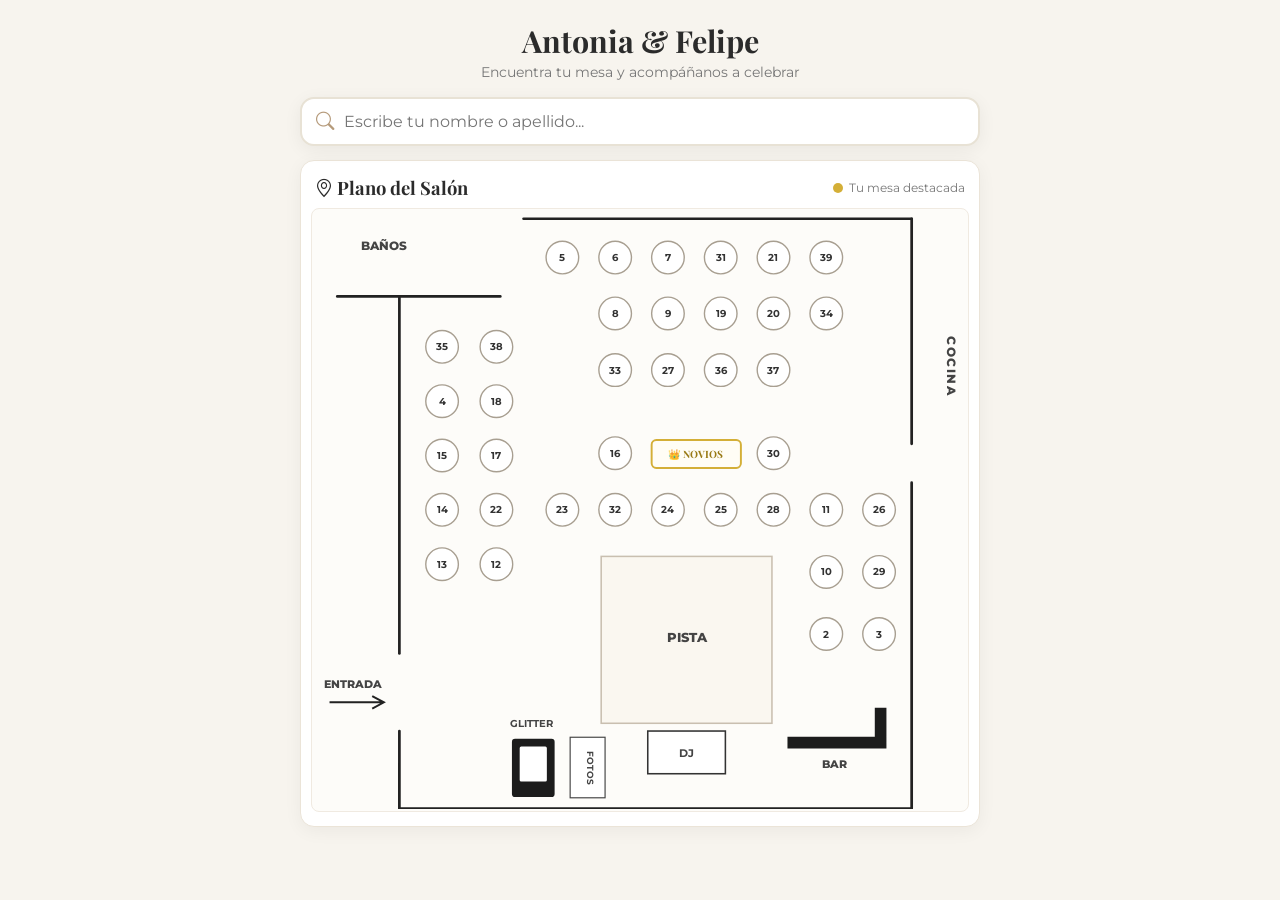
<file: buscarmesa.html>
<!DOCTYPE html>
<html lang="es">
<head>
    <meta charset="UTF-8">
    <meta name="viewport" content="width=device-width, initial-scale=1.0, maximum-scale=1.0, user-scalable=no">
    <title>Encuentra tu Mesa | Antonia & Felipe</title>
    
    <!-- Fuentes y librerías -->
    <link href="https://fonts.googleapis.com/css2?family=Playfair+Display:ital,wght@0,500;0,700;1,400&family=Montserrat:wght@300;400;500;600;700;800&display=swap" rel="stylesheet">
    <link rel="stylesheet" href="https://cdn.jsdelivr.net/npm/bootstrap-icons@1.11.1/font/bootstrap-icons.css">

    <style>
        :root {
            --oro: #b59a7a;
            --oro-brillante: #d4af37;
            --oscuro: #2b2b2b;
            --crema-bg: #f7f4ee;
            --blanco: #ffffff;
        }

        * { box-sizing: border-box; margin: 0; padding: 0; }

        body {
            font-family: 'Montserrat', sans-serif;
            background: var(--crema-bg);
            color: var(--oscuro);
            min-height: 100vh;
            padding: 16px 10px 40px 10px;
            display: flex;
            flex-direction: column;
            align-items: center;
        }

        .container {
            width: 100%;
            max-width: 680px;
            display: flex;
            flex-direction: column;
            gap: 14px;
        }

        /* Encabezado */
        header {
            text-align: center;
            padding: 4px 0 2px 0;
        }
        header h1 {
            font-family: 'Playfair Display', serif;
            font-size: 1.9rem;
            color: var(--oscuro);
            margin-bottom: 2px;
        }
        header p {
            font-size: 0.88rem;
            color: #777;
        }

        /* Buscador */
        .search-box {
            position: relative;
            background: var(--blanco);
            border-radius: 14px;
            box-shadow: 0 4px 18px rgba(0,0,0,0.06);
            border: 2px solid #e8e2d5;
            transition: all 0.25s;
        }
        .search-box:focus-within {
            border-color: var(--oro);
            box-shadow: 0 4px 20px rgba(181, 154, 122, 0.25);
        }
        .search-input-wrapper {
            display: flex;
            align-items: center;
            padding: 11px 14px;
            gap: 10px;
        }
        .search-icon {
            font-size: 1.15rem;
            color: var(--oro);
        }
        #input-buscador {
            width: 100%;
            border: none;
            outline: none;
            font-size: 1rem;
            font-family: 'Montserrat', sans-serif;
            background: transparent;
            color: var(--oscuro);
        }
        #btn-limpiar {
            background: none;
            border: none;
            color: #aaa;
            font-size: 1.1rem;
            cursor: pointer;
            display: none;
        }

        /* Lista sugerencias */
        .suggestions-list {
            list-style: none;
            max-height: 220px;
            overflow-y: auto;
            border-top: 1px solid #eee;
            margin: 0;
            padding: 0;
            display: none;
        }
        .suggestion-item {
            padding: 11px 16px;
            border-bottom: 1px solid #f2ede4;
            cursor: pointer;
            display: flex;
            justify-content: space-between;
            align-items: center;
            transition: background 0.15s;
        }
        .suggestion-item:last-child { border-bottom: none; }
        .suggestion-item:hover, .suggestion-item.active {
            background: #fdfaf3;
        }
        .suggestion-name {
            font-weight: 600;
            font-size: 0.92rem;
        }
        .suggestion-sub {
            font-size: 0.75rem;
            color: #888;
        }

        /* Tarjeta de resultado */
        .result-card {
            background: var(--blanco);
            border-radius: 14px;
            padding: 18px 14px;
            text-align: center;
            box-shadow: 0 4px 20px rgba(0,0,0,0.07);
            border-top: 4px solid var(--oro);
            display: none;
            animation: fadeIn 0.25s ease;
        }
        @keyframes fadeIn {
            from { opacity: 0; transform: translateY(-8px); }
            to { opacity: 1; transform: translateY(0); }
        }
        .result-greeting {
            font-size: 0.95rem;
            font-weight: 500;
            color: #777;
            margin-bottom: 4px;
        }
        .result-name {
            font-family: 'Playfair Display', serif;
            font-size: 1.6rem;
            color: var(--oscuro);
            margin-bottom: 10px;
        }
        .table-badge-large {
            display: inline-block;
            background: #fff9e6;
            border: 2px solid var(--oro-brillante);
            color: var(--oscuro);
            padding: 8px 24px;
            border-radius: 30px;
            margin-bottom: 12px;
        }
        .table-badge-large span {
            display: block;
            font-size: 0.72rem;
            text-transform: uppercase;
            letter-spacing: 1.2px;
            color: #997a15;
            font-weight: 700;
        }
        .table-badge-large strong {
            font-size: 1.85rem;
            font-family: 'Playfair Display', serif;
            line-height: 1.1;
        }
        .partner-info {
            font-size: 0.84rem;
            color: #666;
            margin-bottom: 14px;
        }

        /* Botón Cámara POV */
        .btn-pov {
            display: inline-flex;
            align-items: center;
            justify-content: center;
            gap: 8px;
            width: 100%;
            max-width: 380px;
            background: linear-gradient(135deg, #111, #333);
            color: white;
            padding: 12px 18px;
            border-radius: 10px;
            text-decoration: none;
            font-weight: 600;
            font-size: 0.9rem;
            box-shadow: 0 4px 14px rgba(0,0,0,0.18);
            transition: all 0.2s;
            margin-bottom: 4px;
        }
        .btn-pov:hover {
            transform: translateY(-2px);
            background: #000;
            color: white;
        }
        .pov-subtext {
            font-size: 0.75rem;
            color: #888;
        }

        /* Contenedor del Mapa optimizado para móviles */
        .map-section {
            background: var(--blanco);
            border-radius: 14px;
            padding: 14px 10px;
            box-shadow: 0 4px 18px rgba(0,0,0,0.05);
            border: 1px solid #ebe4d8;
        }
        .map-header {
            display: flex;
            justify-content: space-between;
            align-items: center;
            margin-bottom: 8px;
            padding: 0 4px;
        }
        .map-header h2 {
            font-family: 'Playfair Display', serif;
            font-size: 1.15rem;
        }
        .map-legend {
            font-size: 0.72rem;
            color: #777;
            display: flex;
            align-items: center;
            gap: 6px;
        }
        .legend-dot {
            width: 10px;
            height: 10px;
            border-radius: 50%;
            background: var(--oro-brillante);
            display: inline-block;
        }

        /* Ajuste para que se vea el plano completo sin scroll horizontal */
        .map-svg-container {
            width: 100%;
            overflow: hidden;
            border-radius: 8px;
            background: #fdfcf9;
            border: 1px solid #f0eae1;
            padding: 2px;
            display: flex;
            justify-content: center;
            align-items: center;
        }
        svg {
            display: block;
            width: 100%;
            height: auto;
            max-width: 100%;
            user-select: none;
        }

        /* Elementos del mapa SVG */
        .svg-wall { stroke: #222; stroke-width: 3.5; fill: none; stroke-linecap: round; }
        .svg-landmark { fill: #f3efe6; stroke: #b5a995; stroke-width: 1.5; }
        .svg-text-landmark { font-family: 'Montserrat', sans-serif; font-size: 13px; font-weight: 700; fill: #444; text-anchor: middle; }
        
        .table-node {
            cursor: pointer;
            transition: all 0.2s ease;
        }
        .table-node circle {
            fill: #ffffff;
            stroke: #a89f91;
            stroke-width: 1.8;
            transition: r 0.25s cubic-bezier(0.34, 1.56, 0.64, 1), fill 0.2s, stroke 0.2s, stroke-width 0.2s;
        }
        .table-node text {
            font-family: 'Montserrat', sans-serif;
            font-size: 13px;
            font-weight: 700;
            fill: #333;
            text-anchor: middle;
            dominant-baseline: central;
            pointer-events: none;
            transition: font-size 0.25s, fill 0.2s;
        }

        /* Mesa de los Novios */
        .table-novios rect {
            fill: #fffdf5;
            stroke: var(--oro-brillante);
            stroke-width: 2.5;
            transition: all 0.25s ease;
            cursor: pointer;
        }
        .table-novios text {
            font-family: 'Playfair Display', serif;
            font-size: 13px;
            font-weight: 700;
            fill: #997a15;
            text-anchor: middle;
            dominant-baseline: central;
            pointer-events: none;
        }

        /* MESA SELECCIONADA: DESTACADA Y AGRANDADA */
        .table-node.highlighted circle {
            fill: var(--oro-brillante) !important;
            stroke: #222 !important;
            stroke-width: 4 !important;
            filter: drop-shadow(0 4px 10px rgba(0,0,0,0.35));
        }
        .table-node.highlighted text {
            fill: #ffffff !important;
            font-weight: 800 !important;
        }
        .table-novios.highlighted rect {
            fill: var(--oro-brillante) !important;
            stroke: #222 !important;
            stroke-width: 4 !important;
            filter: drop-shadow(0 4px 10px rgba(0,0,0,0.35));
        }
        .table-novios.highlighted text {
            fill: #ffffff !important;
            font-weight: 800 !important;
        }

        /* Halo animado */
        @keyframes pulseRing {
            0% { r: 24px; opacity: 0.9; }
            100% { r: 44px; opacity: 0; }
        }
        .pulse-ring {
            fill: none;
            stroke: var(--oro-brillante);
            stroke-width: 3.5;
            animation: pulseRing 1.3s infinite cubic-bezier(0.2, 0.8, 0.4, 1);
            pointer-events: none;
        }

        /* Estado cargando */
        #loading-indicator {
            text-align: center;
            font-size: 0.82rem;
            color: #888;
            padding: 6px;
        }

        /* Notificación flotante al tocar mesa */
        .toast-mesa {
            position: fixed;
            bottom: 18px;
            left: 50%;
            transform: translateX(-50%);
            background: #222;
            color: white;
            padding: 9px 20px;
            border-radius: 30px;
            font-size: 0.85rem;
            box-shadow: 0 4px 18px rgba(0,0,0,0.3);
            display: none;
            z-index: 1000;
            white-space: nowrap;
        }
    </style>
</head>
<body>

    <div class="container">
        <!-- Encabezado -->
        <header>
            <h1>Antonia & Felipe</h1>
            <p>Encuentra tu mesa y acompáñanos a celebrar</p>
        </header>

        <!-- Buscador -->
        <div class="search-box">
            <div class="search-input-wrapper">
                <i class="bi bi-search search-icon"></i>
                <input type="text" id="input-buscador" placeholder="Escribe tu nombre o apellido..." autocomplete="off">
                <button type="button" id="btn-limpiar" onclick="limpiarBusqueda()"><i class="bi bi-x-circle-fill"></i></button>
            </div>
            <ul class="suggestions-list" id="lista-sugerencias"></ul>
        </div>
        <div id="loading-indicator"><i class="bi bi-arrow-repeat spin"></i> Cargando lista de invitados...</div>

        <!-- Tarjeta con resultado -->
        <div class="result-card" id="resultado-card">
            <div class="result-greeting">¡Qué alegría tenerte aquí!</div>
            <h2 class="result-name" id="res-nombre">Nombre Invitado</h2>
            
            <div class="table-badge-large">
                <span>Tu Mesa Asignada</span>
                <strong id="res-mesa">Mesa XX</strong>
            </div>

            <p class="partner-info" id="res-pareja-info"></p>

            <a href="#" target="_blank" class="btn-pov" id="res-btn-pov">
                <i class="bi bi-camera-fill fs-5"></i> Abrir Cámara Desechable de tu Mesa
            </a>
            <div class="pov-subtext">Saca fotos durante la noche y compártelas con nosotros ✨</div>
        </div>

        <!-- Plano interactivo completo del salón -->
        <div class="map-section" id="seccion-mapa">
            <div class="map-header">
                <h2><i class="bi bi-geo-alt me-1 text-warning"></i> Plano del Salón</h2>
                <div class="map-legend">
                    <span class="legend-dot"></span> Tu mesa destacada
                </div>
            </div>

            <div class="map-svg-container">
                <!-- viewBox ajustado para que el salón quepa completo en el ancho del teléfono -->
                <svg viewBox="50 30 840 770" xmlns="http://www.w3.org/2000/svg" id="svg-mapa">
                    
                    <!-- ================= LÍMITES Y PAREDES ================= -->
                    <path d="M 80,140 L 290,140" class="svg-wall" />
                    <path d="M 160,140 L 160,600" class="svg-wall" />
                    <path d="M 160,700 L 160,800 L 820,800" class="svg-wall" />
                    <path d="M 320,40 L 820,40" class="svg-wall" />
                    <path d="M 820,40 L 820,330" class="svg-wall" />
                    <path d="M 820,380 L 820,800" class="svg-wall" />

                    <!-- ================= PUNTOS DE REFERENCIA ================= -->
                    <!-- BAÑOS -->
                    <text x="140" y="80" class="svg-text-landmark" style="font-size:16px; font-weight:800;">BAÑOS</text>

                    <!-- ENTRADA -->
                    <g transform="translate(60, 645)">
                        <text x="40" y="0" class="svg-text-landmark" style="font-size:14px; font-weight:800;">ENTRADA</text>
                        <path d="M 10,18 L 80,18 M 65,10 L 80,18 L 65,26" stroke="#222" stroke-width="2.5" fill="none" />
                    </g>

                    <!-- COCINA -->
                    <g transform="translate(865, 230) rotate(90)">
                        <text x="0" y="0" class="svg-text-landmark" style="font-size:16px; font-weight:800; letter-spacing: 2px;">COCINA</text>
                    </g>

                    <!-- PISTA (Sin medidas de 10x10) -->
                    <rect x="420" y="475" width="220" height="215" class="svg-landmark" style="fill:#faf7f0; stroke:#c9bfb0; stroke-width:2;" />
                    <text x="530" y="585" class="svg-text-landmark" style="font-size:17px; font-weight:800;">PISTA</text>

                    <!-- DJ -->
                    <rect x="480" y="700" width="100" height="55" class="svg-landmark" style="fill:#ffffff; stroke:#333; stroke-width:2;" />
                    <text x="530" y="733" class="svg-text-landmark" style="font-size:14px;">DJ</text>

                    <!-- GLITTER -->
                    <text x="330" y="695" class="svg-text-landmark" style="font-size:13px;">GLITTER</text>
                    <rect x="305" y="710" width="55" height="75" fill="#1c1c1c" rx="4" />
                    <rect x="315" y="720" width="35" height="45" fill="#ffffff" rx="2" />

                    <!-- FOTOS -->
                    <rect x="380" y="708" width="45" height="78" class="svg-landmark" style="fill:#ffffff; stroke:#444;" />
                    <g transform="translate(402, 747) rotate(90)">
                        <text x="0" y="0" class="svg-text-landmark" style="font-size:11px;">FOTOS</text>
                    </g>

                    <!-- BAR -->
                    <g>
                        <path d="M 660,715 L 780,715 L 780,670" stroke="#1c1c1c" stroke-width="15" fill="none" stroke-linejoin="miter" />
                        <text x="720" y="748" class="svg-text-landmark" style="font-size:14px; font-weight:800;">BAR</text>
                    </g>

                    <!-- ANILLO DE PULSO DINÁMICO -->
                    <g id="pulse-container"></g>

                    <!-- ================= MESAS ================= -->
                    <g id="mesas-layer">
                        <!-- MESA DE LOS NOVIOS (Mesa 1) -->
                        <g class="table-novios" id="map-mesa-1" onclick="seleccionarMesaDesdeMapa(1)">
                            <rect x="485" y="325" width="115" height="36" rx="6" />
                            <text x="542" y="343">👑 NOVIOS</text>
                        </g>

                        <!-- COLUMNA IZQUIERDA (10 mesas) -->
                        <g class="table-node" id="map-mesa-35" onclick="seleccionarMesaDesdeMapa(35)"><circle cx="215" cy="205" r="21"/><text x="215" y="205">35</text></g>
                        <g class="table-node" id="map-mesa-38" onclick="seleccionarMesaDesdeMapa(38)"><circle cx="285" cy="205" r="21"/><text x="285" y="205">38</text></g>
                        
                        <g class="table-node" id="map-mesa-4" onclick="seleccionarMesaDesdeMapa(4)"><circle cx="215" cy="275" r="21"/><text x="215" y="275">4</text></g>
                        <g class="table-node" id="map-mesa-18" onclick="seleccionarMesaDesdeMapa(18)"><circle cx="285" cy="275" r="21"/><text x="285" y="275">18</text></g>
                        
                        <g class="table-node" id="map-mesa-15" onclick="seleccionarMesaDesdeMapa(15)"><circle cx="215" cy="345" r="21"/><text x="215" y="345">15</text></g>
                        <g class="table-node" id="map-mesa-17" onclick="seleccionarMesaDesdeMapa(17)"><circle cx="285" cy="345" r="21"/><text x="285" y="345">17</text></g>
                        
                        <g class="table-node" id="map-mesa-14" onclick="seleccionarMesaDesdeMapa(14)"><circle cx="215" cy="415" r="21"/><text x="215" y="415">14</text></g>
                        <g class="table-node" id="map-mesa-22" onclick="seleccionarMesaDesdeMapa(22)"><circle cx="285" cy="415" r="21"/><text x="285" y="415">22</text></g>
                        
                        <g class="table-node" id="map-mesa-13" onclick="seleccionarMesaDesdeMapa(13)"><circle cx="215" cy="485" r="21"/><text x="215" y="485">13</text></g>
                        <g class="table-node" id="map-mesa-12" onclick="seleccionarMesaDesdeMapa(12)"><circle cx="285" cy="485" r="21"/><text x="285" y="485">12</text></g>

                        <!-- BLOQUE CENTRAL / SUPERIOR -->
                        <!-- Fila Superior (6 mesas) -->
                        <g class="table-node" id="map-mesa-5" onclick="seleccionarMesaDesdeMapa(5)"><circle cx="370" cy="90" r="21"/><text x="370" y="90">5</text></g>
                        <g class="table-node" id="map-mesa-6" onclick="seleccionarMesaDesdeMapa(6)"><circle cx="438" cy="90" r="21"/><text x="438" y="90">6</text></g>
                        <g class="table-node" id="map-mesa-7" onclick="seleccionarMesaDesdeMapa(7)"><circle cx="506" cy="90" r="21"/><text x="506" y="90">7</text></g>
                        <g class="table-node" id="map-mesa-31" onclick="seleccionarMesaDesdeMapa(31)"><circle cx="574" cy="90" r="21"/><text x="574" y="90">31</text></g>
                        <g class="table-node" id="map-mesa-21" onclick="seleccionarMesaDesdeMapa(21)"><circle cx="642" cy="90" r="21"/><text x="642" y="90">21</text></g>
                        <g class="table-node" id="map-mesa-39" onclick="seleccionarMesaDesdeMapa(39)"><circle cx="710" cy="90" r="21"/><text x="710" y="90">39</text></g>

                        <!-- Fila 2 Central (5 mesas) -->
                        <g class="table-node" id="map-mesa-8" onclick="seleccionarMesaDesdeMapa(8)"><circle cx="438" cy="162" r="21"/><text x="438" y="162">8</text></g>
                        <g class="table-node" id="map-mesa-9" onclick="seleccionarMesaDesdeMapa(9)"><circle cx="506" cy="162" r="21"/><text x="506" y="162">9</text></g>
                        <g class="table-node" id="map-mesa-19" onclick="seleccionarMesaDesdeMapa(19)"><circle cx="574" cy="162" r="21"/><text x="574" y="162">19</text></g>
                        <g class="table-node" id="map-mesa-20" onclick="seleccionarMesaDesdeMapa(20)"><circle cx="642" cy="162" r="21"/><text x="642" y="162">20</text></g>
                        <g class="table-node" id="map-mesa-34" onclick="seleccionarMesaDesdeMapa(34)"><circle cx="710" cy="162" r="21"/><text x="710" y="162">34</text></g>

                        <!-- Fila 3 Central (4 mesas) -->
                        <g class="table-node" id="map-mesa-33" onclick="seleccionarMesaDesdeMapa(33)"><circle cx="438" cy="235" r="21"/><text x="438" y="235">33</text></g>
                        <g class="table-node" id="map-mesa-27" onclick="seleccionarMesaDesdeMapa(27)"><circle cx="506" cy="235" r="21"/><text x="506" y="235">27</text></g>
                        <g class="table-node" id="map-mesa-36" onclick="seleccionarMesaDesdeMapa(36)"><circle cx="574" cy="235" r="21"/><text x="574" y="235">36</text></g>
                        <g class="table-node" id="map-mesa-37" onclick="seleccionarMesaDesdeMapa(37)"><circle cx="642" cy="235" r="21"/><text x="642" y="235">37</text></g>

                        <!-- Fila 4 Flanqueando a Novios -->
                        <g class="table-node" id="map-mesa-16" onclick="seleccionarMesaDesdeMapa(16)"><circle cx="438" cy="342" r="21"/><text x="438" y="342">16</text></g>
                        <g class="table-node" id="map-mesa-30" onclick="seleccionarMesaDesdeMapa(30)"><circle cx="642" cy="342" r="21"/><text x="642" y="342">30</text></g>

                        <!-- Fila 5 Sobre la pista (7 mesas) -->
                        <g class="table-node" id="map-mesa-23" onclick="seleccionarMesaDesdeMapa(23)"><circle cx="370" cy="415" r="21"/><text x="370" y="415">23</text></g>
                        <g class="table-node" id="map-mesa-32" onclick="seleccionarMesaDesdeMapa(32)"><circle cx="438" cy="415" r="21"/><text x="438" y="415">32</text></g>
                        <g class="table-node" id="map-mesa-24" onclick="seleccionarMesaDesdeMapa(24)"><circle cx="506" cy="415" r="21"/><text x="506" y="415">24</text></g>
                        <g class="table-node" id="map-mesa-25" onclick="seleccionarMesaDesdeMapa(25)"><circle cx="574" cy="415" r="21"/><text x="574" y="415">25</text></g>
                        <g class="table-node" id="map-mesa-28" onclick="seleccionarMesaDesdeMapa(28)"><circle cx="642" cy="415" r="21"/><text x="642" y="415">28</text></g>
                        <g class="table-node" id="map-mesa-11" onclick="seleccionarMesaDesdeMapa(11)"><circle cx="710" cy="415" r="21"/><text x="710" y="415">11</text></g>
                        <g class="table-node" id="map-mesa-26" onclick="seleccionarMesaDesdeMapa(26)"><circle cx="778" cy="415" r="21"/><text x="778" y="415">26</text></g>

                        <!-- COLUMNA DERECHA INFERIOR (4 mesas) -->
                        <g class="table-node" id="map-mesa-10" onclick="seleccionarMesaDesdeMapa(10)"><circle cx="710" cy="495" r="21"/><text x="710" y="495">10</text></g>
                        <g class="table-node" id="map-mesa-29" onclick="seleccionarMesaDesdeMapa(29)"><circle cx="778" cy="495" r="21"/><text x="778" y="495">29</text></g>
                        <g class="table-node" id="map-mesa-2" onclick="seleccionarMesaDesdeMapa(2)"><circle cx="710" cy="575" r="21"/><text x="710" y="575">2</text></g>
                        <g class="table-node" id="map-mesa-3" onclick="seleccionarMesaDesdeMapa(3)"><circle cx="778" cy="575" r="21"/><text x="778" y="575">3</text></g>
                    </g>
                </svg>
            </div>
        </div>
    </div>

    <div class="toast-mesa" id="toast-notif"></div>

    <script>
        const API_URL = "https://rsvp-api.felipegiacoman.workers.dev?action=confirmados";

        const LINKS_POV = {
            1:  "https://pov.camera/qr/F1212D18-4710-497C-9433-604D50B1BD79",
            2:  "https://pov.camera/qr/6867AE71-55F5-4A66-9FA8-AF340330651A",
            3:  "https://pov.camera/qr/09360B31-B17C-4ADD-BDD2-4B037B858B60",
            4:  "https://pov.camera/qr/E3D4A040-56B7-445D-8551-2F9EEF5F7A30",
            5:  "https://pov.camera/qr/0AA1118F-68B2-4D91-9BEC-2BFFB0775C47",
            6:  "https://pov.camera/qr/6FC889B0-191F-42FE-9A34-DFF33F2FCAB1",
            7:  "https://pov.camera/qr/BA29A90F-224D-4A7C-AFBC-7BACF8FF6553",
            8:  "https://pov.camera/qr/027ADFFD-C2EE-45F1-8DEA-774CD42ADF89",
            9:  "https://pov.camera/qr/13F46F28-C3D5-4DDB-A6AB-A92A910E25CD",
            10: "https://pov.camera/qr/42B09144-2146-4E9F-AA39-C755060B4DB9",
            11: "https://pov.camera/qr/07394FB3-8E2D-406E-B593-BF22638A5AA3",
            12: "https://pov.camera/qr/B6B0A18F-37DB-4962-A139-C8E0A6633E30",
            13: "https://pov.camera/qr/9BDE1991-92B0-4E0D-BCEA-DFED303DAB66",
            14: "https://pov.camera/qr/C8BA03A7-5165-4E10-8390-86718EB9AE18",
            15: "https://pov.camera/qr/DA81761E-D1A4-4A83-A473-FC0BDCF39EC6",
            16: "https://pov.camera/qr/1274EA20-65BE-4532-9D21-B6BEF37284D5",
            17: "https://pov.camera/qr/20A890BD-466F-4F8F-9148-CE0381FC9D44",
            18: "https://pov.camera/qr/E1F56311-08C2-4051-9F0C-C042117CF9C9",
            19: "https://pov.camera/qr/27E46C2A-AFBB-4C9B-AA17-079AD324D5C0",
            20: "https://pov.camera/qr/BF5A0968-4BC5-4B2B-BFC0-2124CA330F1A",
            21: "https://pov.camera/qr/B2B6E027-1011-4A23-8163-070B43E387F9",
            22: "https://pov.camera/qr/82931B02-D694-4788-8CA1-9F1F9B423A07",
            23: "https://pov.camera/qr/07174105-E862-4AE3-B506-2473CCCAFA14",
            24: "https://pov.camera/qr/454D0576-CEC6-45C4-8715-498A071F6557",
            25: "https://pov.camera/qr/54856B17-5C24-4D96-A129-18813D5233C9",
            26: "https://pov.camera/qr/6FAC0EE1-F08B-4B58-8A44-101504155A83",
            27: "https://pov.camera/qr/84F25ACF-98E2-4B32-AB3D-71D86C8951D7",
            28: "https://pov.camera/qr/FE80E343-A307-409F-91AA-37BE5E3782A9",
            29: "https://pov.camera/qr/A03E4F26-795D-4AC2-9BEE-09724CCC2653",
            30: "https://pov.camera/qr/5357BC49-F897-4D36-97D2-272560448046",
            31: "https://pov.camera/qr/0BA435EA-352F-4E41-A085-47C5EA0C7E9A",
            32: "https://pov.camera/qr/902BCD22-F489-41FC-BCE0-A08D6642B2BC",
            33: "https://pov.camera/qr/679CC1D3-7A15-4277-BCA4-01CFA59E92F6",
            34: "https://pov.camera/qr/D20E2A9F-05F5-43E8-A692-0D333D838C71",
            35: "https://pov.camera/qr/7D209B45-8B75-4F8B-8279-C9D895E963FB",
            36: "https://pov.camera/qr/5404798F-2D0B-4CA6-A70F-1AB2855DCC96",
            37: "https://pov.camera/qr/BBD84CA8-5257-4991-8F31-1B9F060C925D",
            38: "https://pov.camera/qr/A859CA5D-F17C-4B32-861C-E0C932C7A5E3",
            39: "https://pov.camera/qr/9293DF56-3289-4B42-A653-0ADAF3665924"
        };

        let listaInvitados = [];
        let mesaActivaElemento = null;

        function quitarTildes(str) {
            if (!str) return "";
            return str.normalize("NFD").replace(/[\u0300-\u036f]/g, "").toLowerCase().trim();
        }

        async function cargarInvitados() {
            try {
                const cached = localStorage.getItem('cache_buscarmesa');
                if (cached) {
                    procesarDatos(JSON.parse(cached));
                }

                const res = await fetch(API_URL);
                const data = await res.json();
                if (Array.isArray(data)) {
                    localStorage.setItem('cache_buscarmesa', JSON.stringify(data));
                    procesarDatos(data);
                }
            } catch (e) {
                console.warn("Usando datos locales o reintentando...", e);
            } finally {
                const el = document.getElementById('loading-indicator');
                if (el) el.style.display = 'none';
            }
        }

        function procesarDatos(data) {
            listaInvitados = [];

            // Añadir a los novios
            listaInvitados.push({
                nombre: "Felipe Giacoman",
                nombreMostrar: "Felipe (Novio)",
                mesa: 1,
                esNovio: true,
                parejaNombre: "Antonia",
                tienePareja: true
            });
            listaInvitados.push({
                nombre: "Antonia",
                nombreMostrar: "Antonia (Novia)",
                mesa: 1,
                esNovio: true,
                parejaNombre: "Felipe",
                tienePareja: true
            });

            data.forEach(c => {
                const nombreTitular = (c.nombre_invitado || c.nombre || '').trim();
                if (!nombreTitular) return;

                const mesaTitular = c.mesa_numero ? parseInt(c.mesa_numero) : null;
                const tienePareja = (c.lleva_pareja === 'Sí');
                const nombrePareja = (c.nombre_pareja && c.nombre_pareja !== '-' && c.nombre_pareja.toLowerCase() !== 'pendiente') 
                    ? c.nombre_pareja.trim() 
                    : null;
                const mesaPareja = c.mesa_pareja ? parseInt(c.mesa_pareja) : mesaTitular;

                listaInvitados.push({
                    nombre: nombreTitular,
                    nombreMostrar: nombreTitular,
                    mesa: mesaTitular,
                    parejaNombre: nombrePareja,
                    tienePareja: tienePareja
                });

                if (tienePareja && nombrePareja && !nombrePareja.toLowerCase().startsWith('pareja de')) {
                    listaInvitados.push({
                        nombre: nombrePareja,
                        nombreMostrar: `${nombrePareja} (Acompañante de ${nombreTitular.split(' ')[0]})`,
                        mesa: mesaPareja,
                        parejaNombre: nombreTitular,
                        tienePareja: true,
                        esAcompanante: true
                    });
                }
            });
        }

        const inputBuscador = document.getElementById('input-buscador');
        const listaSugerencias = document.getElementById('lista-sugerencias');
        const btnLimpiar = document.getElementById('btn-limpiar');

        inputBuscador.addEventListener('input', function() {
            const term = quitarTildes(this.value);
            btnLimpiar.style.display = term.length > 0 ? 'inline-block' : 'none';

            if (term.length < 2) {
                listaSugerencias.style.display = 'none';
                return;
            }

            const coincidencias = listaInvitados.filter(inv => {
                return quitarTildes(inv.nombre).includes(term);
            }).slice(0, 7);

            if (coincidencias.length === 0) {
                listaSugerencias.innerHTML = `<li class="suggestion-item text-muted" style="cursor:default;">No se encontraron resultados</li>`;
                listaSugerencias.style.display = 'block';
                return;
            }

            listaSugerencias.innerHTML = coincidencias.map(inv => `
                <li class="suggestion-item" onclick="seleccionarInvitado('${encodeURIComponent(JSON.stringify(inv))}')">
                    <div>
                        <div class="suggestion-name">${escapeHTML(inv.nombreMostrar)}</div>
                        <div class="suggestion-sub">${inv.mesa ? (inv.mesa === 1 ? 'Mesa de los Novios' : `Mesa ${inv.mesa}`) : 'Mesa por asignar'}</div>
                    </div>
                    <i class="bi bi-chevron-right text-muted"></i>
                </li>
            `).join('');

            listaSugerencias.style.display = 'block';
        });

        function escapeHTML(str) {
            return str ? str.replace(/[&<>'"]/g, t => ({ '&': '&amp;', '<': '&lt;', '>': '&gt;', "'": '&#39;', '"': '&quot;' }[t])) : '';
        }

        function limpiarBusqueda() {
            inputBuscador.value = '';
            btnLimpiar.style.display = 'none';
            listaSugerencias.style.display = 'none';
            document.getElementById('resultado-card').style.display = 'none';
            deseleccionarMesa();
        }

        function seleccionarInvitado(invJSON) {
            const inv = JSON.parse(decodeURIComponent(invJSON));
            inputBuscador.value = inv.nombre;
            listaSugerencias.style.display = 'none';

            const card = document.getElementById('resultado-card');
            const resNombre = document.getElementById('res-nombre');
            const resMesa = document.getElementById('res-mesa');
            const resPareja = document.getElementById('res-pareja-info');
            const btnPOV = document.getElementById('res-btn-pov');

            resNombre.innerText = inv.nombre;

            if (inv.mesa) {
                resMesa.innerText = inv.mesa === 1 ? "Mesa 1 (Novios)" : `Mesa ${inv.mesa}`;
                
                const linkCamara = LINKS_POV[inv.mesa];
                if (linkCamara) {
                    btnPOV.href = linkCamara;
                    btnPOV.style.display = 'inline-flex';
                } else {
                    btnPOV.style.display = 'none';
                }

                // Destacar y agrandar la mesa en el plano
                destacarMesaEnMapa(inv.mesa);
            } else {
                resMesa.innerText = "Por confirmar";
                btnPOV.style.display = 'none';
                deseleccionarMesa();
            }

            if (inv.tienePareja && inv.parejaNombre) {
                resPareja.innerHTML = `<i class="bi bi-people-fill me-1 text-muted"></i> Compartes mesa con: <strong>${escapeHTML(inv.parejaNombre)}</strong>`;
                resPareja.style.display = 'block';
            } else {
                resPareja.style.display = 'none';
            }

            card.style.display = 'block';

            setTimeout(() => {
                card.scrollIntoView({ behavior: 'smooth', block: 'nearest' });
            }, 80);
        }

        // ================= DESTACAR Y AGRANDAR MESA EN EL MAPA =================
        function destacarMesaEnMapa(numMesa) {
            deseleccionarMesa();

            const el = document.getElementById(`map-mesa-${numMesa}`);
            if (!el) return;

            mesaActivaElemento = el;
            el.classList.add('highlighted');

            // Llevar el elemento al frente del SVG (para que no lo tape ninguna mesa vecina)
            const parent = el.parentNode;
            if (parent) {
                parent.appendChild(el);
            }

            const pulseContainer = document.getElementById('pulse-container');

            if (numMesa === 1) {
                // Mesa rectangular de novios
                const rect = el.querySelector('rect');
                const text = el.querySelector('text');
                
                rect.setAttribute('data-orig-w', rect.getAttribute('width'));
                rect.setAttribute('data-orig-h', rect.getAttribute('height'));
                rect.setAttribute('data-orig-x', rect.getAttribute('x'));
                rect.setAttribute('data-orig-y', rect.getAttribute('y'));

                // Agrandar rectángulo y letra
                rect.setAttribute('width', '140');
                rect.setAttribute('height', '46');
                rect.setAttribute('x', '472');
                rect.setAttribute('y', '320');
                if (text) text.style.fontSize = '16px';

                if (pulseContainer) {
                    pulseContainer.innerHTML = `<circle cx="542" cy="343" class="pulse-ring" style="animation-name: none;" />`;
                }
            } else {
                // Mesas redondas normales: agrandar radio r de 21 a 31
                const circle = el.querySelector('circle');
                const text = el.querySelector('text');

                if (circle) {
                    circle.setAttribute('data-orig-r', circle.getAttribute('r') || '21');
                    circle.setAttribute('r', '31'); // Agrandar tamaño
                    
                    const cx = circle.getAttribute('cx');
                    const cy = circle.getAttribute('cy');

                    if (pulseContainer) {
                        pulseContainer.innerHTML = `<circle cx="${cx}" cy="${cy}" class="pulse-ring" />`;
                    }
                }

                if (text) {
                    text.setAttribute('data-orig-fs', '13px');
                    text.style.fontSize = '18px'; // Agrandar número
                }
            }
        }

        function deseleccionarMesa() {
            if (mesaActivaElemento) {
                mesaActivaElemento.classList.remove('highlighted');

                // Restaurar tamaño original del círculo y texto
                const circle = mesaActivaElemento.querySelector('circle');
                const text = mesaActivaElemento.querySelector('text');
                const rect = mesaActivaElemento.querySelector('rect');

                if (circle && circle.hasAttribute('data-orig-r')) {
                    circle.setAttribute('r', circle.getAttribute('data-orig-r'));
                }
                if (text) {
                    text.style.fontSize = text.getAttribute('data-orig-fs') || '13px';
                }
                if (rect && rect.hasAttribute('data-orig-w')) {
                    rect.setAttribute('width', rect.getAttribute('data-orig-w'));
                    rect.setAttribute('height', rect.getAttribute('data-orig-h'));
                    rect.setAttribute('x', rect.getAttribute('data-orig-x'));
                    rect.setAttribute('y', rect.getAttribute('data-orig-y'));
                }

                mesaActivaElemento = null;
            }

            const pulseContainer = document.getElementById('pulse-container');
            if (pulseContainer) pulseContainer.innerHTML = '';
        }

        function seleccionarMesaDesdeMapa(num) {
            destacarMesaEnMapa(num);
            const linkPOV = LINKS_POV[num];

            const toast = document.getElementById('toast-notif');
            if (toast) {
                const textoMesa = num === 1 ? "Mesa 1 (Novios)" : `Mesa ${num}`;
                toast.innerHTML = linkPOV 
                    ? `<span>${textoMesa}</span> · <a href="${linkPOV}" target="_blank" style="color:#ffd700; text-decoration:underline; font-weight:700; margin-left:6px;">Abrir Cámara 📸</a>`
                    : `<span>${textoMesa}</span>`;
                toast.style.display = 'block';
                setTimeout(() => { toast.style.display = 'none'; }, 3500);
            }
        }

        window.addEventListener('DOMContentLoaded', () => {
            cargarInvitados();
        });
    </script>
</body>
</html>
</file>
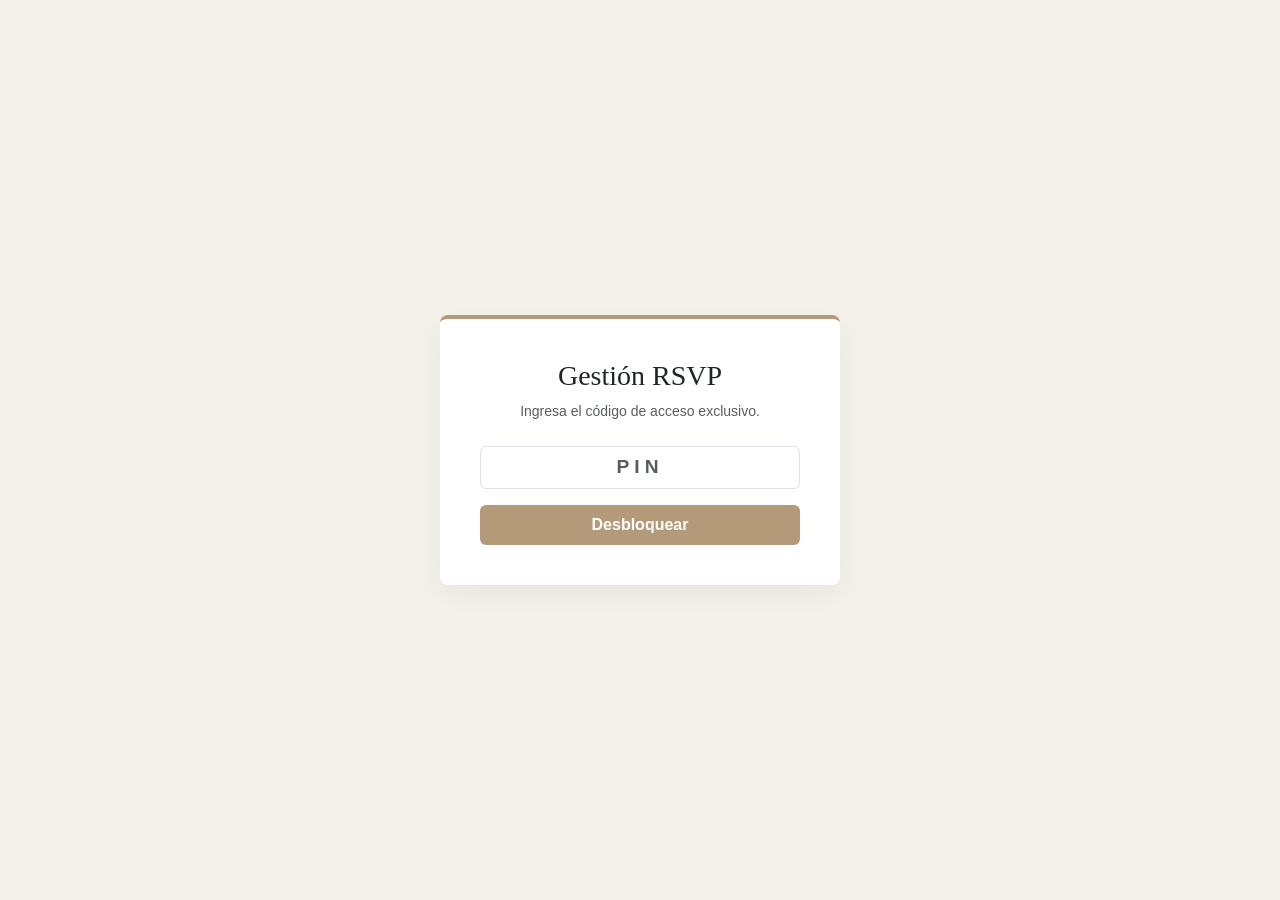
<file: confirmaciones.html>
<!DOCTYPE html>
<html lang="es">
<head>
    <meta charset="UTF-8">
    <meta name="viewport" content="width=device-width, initial-scale=1.0">
    <title>Gestión de Asistencia - Novios</title>
    <link href="https://cdn.jsdelivr.net/npm/bootstrap@5.3.0/dist/css/bootstrap.min.css" rel="stylesheet">
    <link rel="stylesheet" href="https://cdn.jsdelivr.net/npm/bootstrap-icons@1.11.1/font/bootstrap-icons.css">
    <style>
        body { background: #f4f1ea; font-family: 'Montserrat', sans-serif; overflow-x: hidden; }
        
        #pantalla-bloqueo { position: fixed; top: 0; left: 0; width: 100vw; height: 100vh; background: #f4f1ea; z-index: 9999; display: flex; align-items: center; justify-content: center; flex-direction: column; }
        .login-box { background: white; padding: 40px; border-radius: 8px; box-shadow: 0 10px 30px rgba(0,0,0,0.05); text-align: center; max-width: 90%; width: 400px; border-top: 4px solid #b59a7a; }
        
        .stat-card { background: white; border-radius: 8px; padding: 20px; box-shadow: 0 2px 5px rgba(0,0,0,0.05); text-align: center; border-top: 4px solid #b59a7a; }
        .stat-val { font-size: 2rem; font-weight: bold; color: #2d2d2d; }
        
        .table-container { background: white; padding: 20px; border-radius: 8px; box-shadow: 0 2px 5px rgba(0,0,0,0.05); }
        .btn-gold { background: #b59a7a; color: white; border: none; }
        .btn-gold:hover { background: #2d2d2d; color: white; }
        
        .sugerencias-container { position: absolute; z-index: 1050; background: white; width: 100%; max-height: 200px; overflow-y: auto; border: 1px solid #b59a7a; border-top: none; border-radius: 0 0 4px 4px; display: none; box-shadow: 0 4px 10px rgba(0,0,0,0.1); }
        .sugerencia-item { cursor: pointer; padding: 10px 15px; border-bottom: 1px solid #f2ece4; font-size: 0.9rem; }
        .sugerencia-item:last-child { border-bottom: none; }
        .sugerencia-item:hover { background-color: #fdfbf7; color: #b59a7a; font-weight: bold; }
        
        .nav-tabs .nav-link { color: #888; font-weight: 500; }
        .nav-tabs .nav-link.active { color: #2d2d2d; font-weight: bold; border-top: 3px solid #b59a7a; }
    </style>
</head>
<body class="p-3 p-md-5">

    <div id="pantalla-bloqueo">
        <div class="login-box">
            <h3 class="mb-2" style="font-family: 'Playfair Display', serif;">Gestión RSVP</h3>
            <p class="text-muted small mb-4">Ingresa el código de acceso exclusivo.</p>
            <input type="password" id="input-pin" class="form-control text-center mb-3 fw-bold" placeholder="PIN" style="letter-spacing: 5px; font-size: 1.2rem;">
            <button class="btn btn-gold w-100 py-2 fw-bold" onclick="verificarPIN()">Desbloquear</button>
            <p id="error-pin" class="text-danger small mt-3 mb-0" style="display: none;">PIN incorrecto.</p>
        </div>
    </div>

    <div id="contenido-principal" class="container-fluid container-xl" style="display: none;">
        <h2 class="mb-4 text-center text-md-start" style="font-family: 'Playfair Display', serif; color: #2d2d2d;">Estado de Confirmaciones</h2>
        
        <div class="row g-3 mb-4">
            <div class="col-6 col-md-4">
                <div class="stat-card">
                    <h6 class="text-muted m-0">Total Confirmados</h6>
                    <div class="stat-val text-success" id="val-confirmados">0</div>
                </div>
            </div>
            <div class="col-6 col-md-4">
                <div class="stat-card">
                    <h6 class="text-muted m-0">Total Cancelados</h6>
                    <div class="stat-val text-danger" id="val-cancelados">0</div>
                </div>
            </div>
            <div class="col-12 col-md-4">
                <div class="stat-card" style="border-top-color: #2d2d2d;">
                    <h6 class="text-muted m-0">Pendientes (Sin responder)</h6>
                    <div class="stat-val" id="val-pendientes">0</div>
                </div>
            </div>
        </div>

        <div class="table-container">
            <ul class="nav nav-tabs mb-4" id="myTab" role="tablist">
                <li class="nav-item"><button class="nav-link active" data-bs-toggle="tab" data-bs-target="#tab-confirmados" type="button">Lista de Confirmados</button></li>
                <li class="nav-item"><button class="nav-link" data-bs-toggle="tab" data-bs-target="#tab-cancelados" type="button">Lista de Cancelados</button></li>
                <li class="nav-item"><button class="nav-link text-danger" data-bs-toggle="tab" data-bs-target="#tab-gestionar" type="button"><i class="bi bi-x-circle me-1"></i>Cancelar Invitado</button></li>
            </ul>

            <div class="tab-content">
                <!-- PESTAÑA CONFIRMADOS -->
                <div class="tab-pane fade show active" id="tab-confirmados">
                    <div class="table-responsive">
                        <table class="table table-hover align-middle text-nowrap">
                            <thead class="table-light">
                                <tr>
                                    <th>Nombre del Comensal</th>
                                    <th>Tipo de Invitado</th>
                                    <th>Teléfono</th>
                                    <th>Restricción Alimentaria</th>
                                </tr>
                            </thead>
                            <tbody id="tabla-confirmados">
                                <tr><td colspan="4" class="text-center text-muted">Cargando...</td></tr>
                            </tbody>
                        </table>
                    </div>
                </div>

                <!-- PESTAÑA CANCELADOS -->
                <div class="tab-pane fade" id="tab-cancelados">
                    <div class="table-responsive">
                        <table class="table table-hover align-middle text-nowrap">
                            <thead class="table-light">
                                <tr>
                                    <th>Nombre del Comensal</th>
                                    <th>Mensaje / Motivo</th>
                                </tr>
                            </thead>
                            <tbody id="tabla-cancelados">
                                <tr><td colspan="2" class="text-center text-muted">Cargando...</td></tr>
                            </tbody>
                        </table>
                    </div>
                </div>

                <!-- PESTAÑA CANCELAR MANUALMENTE -->
                <div class="tab-pane fade" id="tab-gestionar">
                    <div class="row justify-content-center py-4">
                        <div class="col-md-8 col-lg-6 bg-light p-4 rounded border">
                            <h5 class="mb-3 text-center" style="font-family: 'Playfair Display', serif;">Dar de baja a un invitado</h5>
                            <p class="text-muted small text-center mb-4">Busca a la persona (titular o pareja). Si cancelas al titular, su pareja se bajará automáticamente.</p>
                            
                            <div class="mb-3 position-relative">
                                <label class="form-label fw-bold small">Nombre del Comensal</label>
                                <input type="text" class="form-control" id="input-busqueda" autocomplete="off" placeholder="Escribe al menos 2 letras...">
                                <div class="sugerencias-container" id="sugerencias-box"></div>
                            </div>
                            
                            <button class="btn btn-danger w-100 mt-2" id="btn-ejecutar-cancelacion" disabled onclick="ejecutarCancelacion()">Mover a Cancelados</button>
                        </div>
                    </div>
                </div>
            </div>
        </div>
    </div>

    <script src="https://cdn.jsdelivr.net/npm/bootstrap@5.3.0/dist/js/bootstrap.bundle.min.js"></script>
    <script>
        let SCRIPT_URL = "";
        let dataMaestra = [];
        let dataConfirmados = [];
        let dataCancelados = [];
        let listaCancelables = []; // Lista unificada para el buscador
        let invitadoSeleccionadoParaCancelar = null;

        function verificarPIN() {
            if (document.getElementById('input-pin').value === "336336336") {
                document.getElementById('pantalla-bloqueo').style.display = "none";
                document.getElementById('contenido-principal').style.display = "block";
                init(); 
            } else {
                document.getElementById('error-pin').style.display = "block";
                document.getElementById('input-pin').value = "";
            }
        }

        document.getElementById('input-pin').addEventListener('keypress', function (e) {
            if (e.key === 'Enter') verificarPIN();
        });

        function quitarTildes(str) {
            if (!str) return "";
            return str.normalize("NFD").replace(/[\u0300-\u036f]/g, "");
        }

        async function init() {
            const cfg = await (await fetch('config.json')).json();
            SCRIPT_URL = cfg.worker_url;
            await cargarDatos();
        }

        async function cargarDatos() {
            const [resM, resConf, resCanc] = await Promise.all([
                fetch(SCRIPT_URL + "?action=lista"),
                fetch(SCRIPT_URL + "?action=confirmados"),
                fetch(SCRIPT_URL + "?action=cancelados")
            ]);
            
            dataMaestra = await resM.json();
            dataConfirmados = await resConf.json();
            dataCancelados = await resCanc.json();
            
            dibujarPaneles();
        }

        function dibujarPaneles() {
            let totalConfirmadosPersonas = 0;
            let htmlConf = "";
            listaCancelables = []; 
            
            // Llenar datos de los cancelables con la lista maestra base
            dataMaestra.forEach(m => {
                listaCancelables.push({ nombre_mostrar: m.nombre, nombre_principal: m.nombre, es_pareja: false });
            });

            // Dibujar tabla y extraer parejas como entidades separadas
            dataConfirmados.forEach(c => {
                totalConfirmadosPersonas++; // Suma al titular
                htmlConf += `<tr>
                    <td><strong>${escapeHTML(c.nombre_invitado)}</strong></td>
                    <td><span class="badge bg-primary">Titular</span></td>
                    <td>${escapeHTML(c.telefono || '-')}</td>
                    <td>${escapeHTML(c.dieta || 'Ninguna')}</td>
                </tr>`;

                if (c.lleva_pareja === "Sí") {
                    totalConfirmadosPersonas++; // Suma a la pareja
                    let nombreP = (c.nombre_pareja && c.nombre_pareja !== "-" && c.nombre_pareja.toLowerCase() !== "pendiente") 
                        ? `${c.nombre_pareja} (Pareja de ${c.nombre_invitado})` 
                        : `Pareja de ${c.nombre_invitado}`;
                        
                    htmlConf += `<tr style="background-color: #fdfbf7;">
                        <td class="ps-4">↳ <strong>${escapeHTML(nombreP)}</strong></td>
                        <td><span class="badge bg-secondary">Pareja</span></td>
                        <td>-</td>
                        <td>${escapeHTML(c.dieta_pareja || 'Ninguna')}</td>
                    </tr>`;
                    
                    // Agregar pareja a la lista de personas que se pueden cancelar
                    listaCancelables.push({ nombre_mostrar: nombreP, nombre_principal: c.nombre_invitado, es_pareja: true });
                }
            });

            document.getElementById('val-confirmados').innerText = totalConfirmadosPersonas;
            document.getElementById('tabla-confirmados').innerHTML = htmlConf || `<tr><td colspan="4" class="text-center text-muted">Aún no hay confirmaciones.</td></tr>`;

            // Tabla Cancelados
            let htmlCanc = "";
            dataCancelados.forEach(c => {
                htmlCanc += `<tr>
                    <td><strong>${escapeHTML(c.nombre)}</strong></td>
                    <td><span class="text-muted small">${escapeHTML(c.mensaje || '-')}</span></td>
                </tr>`;
            });
            document.getElementById('val-cancelados').innerText = dataCancelados.length;
            document.getElementById('tabla-cancelados').innerHTML = htmlCanc || `<tr><td colspan="2" class="text-center text-muted">No hay cancelaciones registradas.</td></tr>`;

            // Pendientes (Sillas totales maestras - los que ya confirmaron/cancelaron)
            let potencialTotal = 0;
            dataMaestra.forEach(m => { potencialTotal += (parseInt(m.pareja) === 1 ? 2 : 1); });
            let pendientes = potencialTotal - (totalConfirmadosPersonas + dataCancelados.length);
            document.getElementById('val-pendientes').innerText = pendientes > 0 ? pendientes : 0;
        }

        // LÓGICA DE BÚSQUEDA PARA CANCELAR
        const inputBusqueda = document.getElementById('input-busqueda');
        const boxSugerencias = document.getElementById('sugerencias-box');
        const btnEjecutar = document.getElementById('btn-ejecutar-cancelacion');

        inputBusqueda.addEventListener('input', function() {
            invitadoSeleccionadoParaCancelar = null;
            btnEjecutar.disabled = true;
            
            const val = quitarTildes(this.value.toLowerCase().trim());
            if (val.length < 2) { boxSugerencias.style.display = 'none'; return; }

            // Buscamos en la lista maestra unificada (titulares y parejas extraídas)
            const filtrados = listaCancelables.filter(n => {
                if (!n.nombre_mostrar) return false;
                const yaCancelado = dataCancelados.some(c => quitarTildes(c.nombre.toLowerCase()) === quitarTildes(n.nombre_mostrar.toLowerCase()));
                return !yaCancelado && quitarTildes(n.nombre_mostrar.toLowerCase()).includes(val);
            });

            boxSugerencias.innerHTML = filtrados.map(n => `<div class="sugerencia-item" onclick="seleccionarParaCancelar('${n.nombre_principal}', ${n.es_pareja}, '${n.nombre_mostrar}')">${n.nombre_mostrar}</div>`).join('');
            boxSugerencias.style.display = filtrados.length ? 'block' : 'none';
        });

        function seleccionarParaCancelar(nombre_principal, es_pareja, nombre_mostrar) {
            inputBusqueda.value = nombre_mostrar;
            invitadoSeleccionadoParaCancelar = { nombre_principal, es_pareja, nombre_mostrar };
            boxSugerencias.style.display = 'none';
            btnEjecutar.disabled = false;
        }

        async function ejecutarCancelacion() {
            if (!invitadoSeleccionadoParaCancelar) return;
            
            let mensajeConfirm = invitadoSeleccionadoParaCancelar.es_pareja 
                ? `¿Estás seguro de cancelar a ${invitadoSeleccionadoParaCancelar.nombre_mostrar}?\nEl titular principal seguirá confirmado.`
                : `¿Estás seguro de cancelar a ${invitadoSeleccionadoParaCancelar.nombre_mostrar}?\nSe dará de baja a esta persona y a su pareja automáticamente.`;

            if (!confirm(mensajeConfirm)) return;

            btnEjecutar.innerText = "Procesando...";
            btnEjecutar.disabled = true;

            try {
                await fetch(SCRIPT_URL, {
                    method: 'POST',
                    headers: { 'Content-Type': 'application/json' },
                    body: JSON.stringify({ 
                        tipo: "admin_cancelar", 
                        nombre_principal: invitadoSeleccionadoParaCancelar.nombre_principal,
                        es_pareja: invitadoSeleccionadoParaCancelar.es_pareja
                    })
                });
                
                inputBusqueda.value = "";
                btnEjecutar.innerText = "Mover a Cancelados";
                await cargarDatos(); 
                alert("Cancelación procesada exitosamente.");
            } catch(e) {
                alert("Hubo un error al cancelar.");
                btnEjecutar.innerText = "Mover a Cancelados";
                btnEjecutar.disabled = false;
            }
        }

        function escapeHTML(str) {
            return str.replace(/[&<>'"]/g, tag => ({
                '&': '&amp;', '<': '&lt;', '>': '&gt;', "'": '&#39;', '"': '&quot;'
            }[tag]));
        }
    </script>
</body>
</html>
</file>
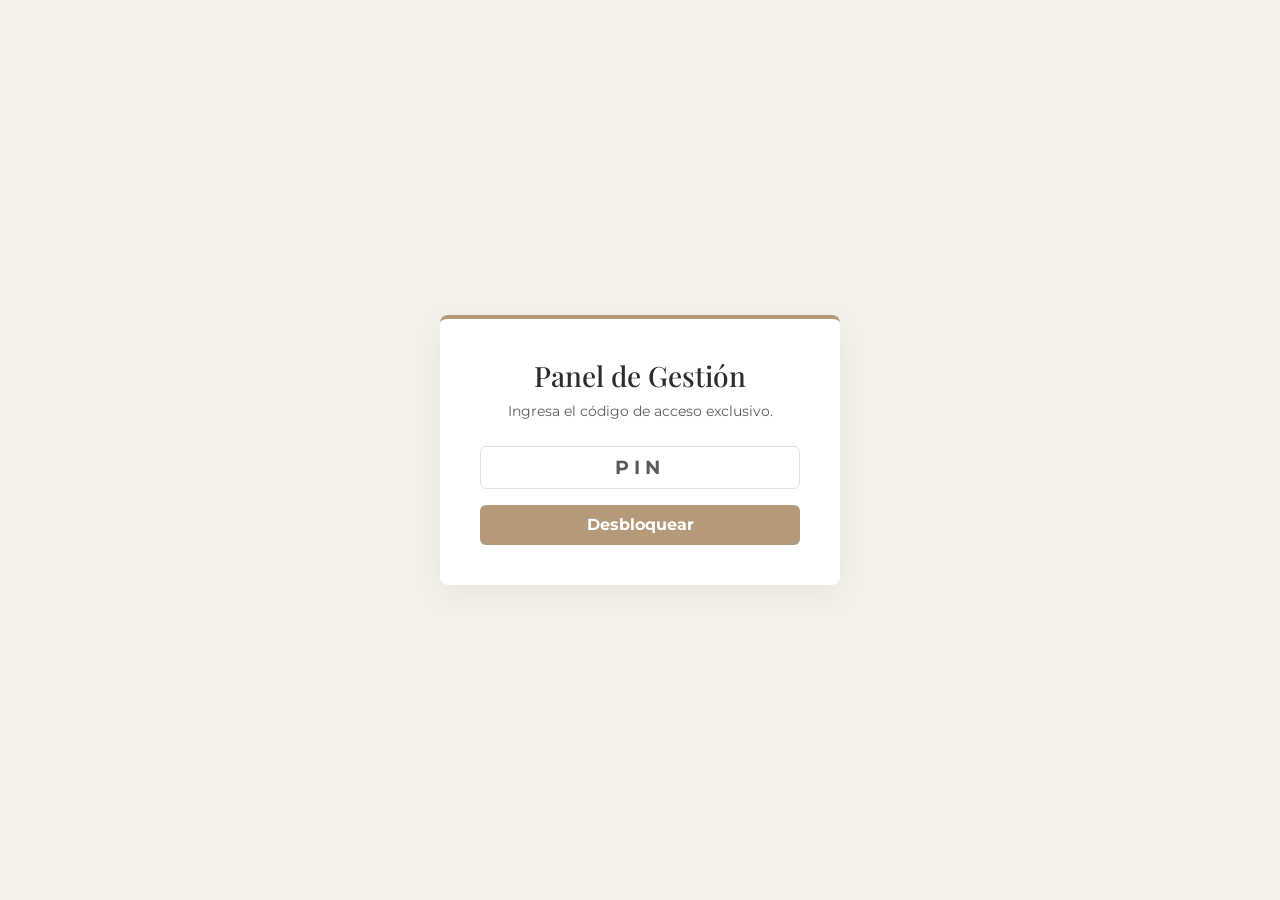
<file: gestion.html>
<!DOCTYPE html>
<html lang="es">
<head>
    <meta charset="UTF-8">
    <meta name="viewport" content="width=device-width, initial-scale=1.0">
    <title>Panel de Gestión - Matrimonio</title>
    
    <link href="https://fonts.googleapis.com/css2?family=Playfair+Display:ital,wght@0,400;0,700;1,400&family=Montserrat:wght@300;400;500;600;700&display=swap" rel="stylesheet">
    <link href="https://cdn.jsdelivr.net/npm/bootstrap@5.3.0/dist/css/bootstrap.min.css" rel="stylesheet">
    <link rel="stylesheet" href="https://cdn.jsdelivr.net/npm/bootstrap-icons@1.11.1/font/bootstrap-icons.css">
    <link rel="stylesheet" href="gestion.css">
    
    <script src="https://bernardo-castilho.github.io/DragDropTouch/DragDropTouch.js"></script>
    <script src="https://cdn.sheetjs.com/xlsx-latest/package/dist/xlsx.full.min.js"></script>
</head>
<body class="p-2 p-md-4 p-xl-5">

    <div id="network-status"><i class="bi bi-arrow-repeat spin me-2"></i>Guardando...</div>

    <!-- PANTALLA DE BLOQUEO -->
    <div id="pantalla-bloqueo">
        <div class="login-box">
            <h3 class="mb-2" style="font-family: 'Playfair Display', serif;">Panel de Gestión</h3>
            <p class="text-muted small mb-4">Ingresa el código de acceso exclusivo.</p>
            <input type="password" id="input-pin" class="form-control text-center mb-3 fw-bold" placeholder="PIN" onkeypress="if(event.key==='Enter') verificarPIN();" style="letter-spacing: 5px; font-size: 1.2rem;">
            <button class="btn btn-gold w-100 py-2 fw-bold" onclick="verificarPIN()">Desbloquear</button>
            <p id="error-pin" class="text-danger small mt-3 mb-0" style="display: none;">PIN incorrecto.</p>
        </div>
    </div>

    <div id="contenido-principal" class="container-fluid container-xxl" style="display: none;">
        
        <div class="d-flex flex-column flex-md-row justify-content-between align-items-md-center mb-4 gap-3">
            <h2 id="titulo-principal" class="m-0" style="font-family: 'Playfair Display', serif; color: var(--oscuro);">Gestión del Matrimonio</h2>
            <div id="reloj-guardado" class="small text-muted"><i class="bi bi-shield-check text-success me-1"></i>Sistema conectado</div>
        </div>
        
        <ul class="nav nav-pills mb-4" id="pills-tab" role="tablist">
            <li class="nav-item" role="presentation">
                <button class="nav-link active" data-bs-toggle="pill" data-bs-target="#panel-mesas" type="button"><i class="bi bi-grid-3x3-gap-fill me-1"></i>Mesas</button>
            </li>
            <li class="nav-item" role="presentation">
                <button class="nav-link" data-bs-toggle="pill" data-bs-target="#panel-confirmaciones" type="button"><i class="bi bi-check-circle-fill me-1"></i>Confirmaciones</button>
            </li>
            <li class="nav-item" role="presentation">
                <button class="nav-link" data-bs-toggle="pill" data-bs-target="#panel-banquetera" type="button"><i class="bi bi-egg-fried me-1"></i>Banquetería</button>
            </li>
            <li class="nav-item ms-md-auto mt-2 mt-md-0" role="presentation">
                <button class="nav-link fw-bold" style="background:#e8dfd2; color:var(--oscuro);" data-bs-toggle="pill" data-bs-target="#panel-maestra" type="button"><i class="bi bi-card-checklist me-1"></i>Lista Maestra</button>
            </li>
        </ul>

        <div class="tab-content" id="pills-tabContent">
            
            <!-- ================= MESAS ================= -->
            <div class="tab-pane fade show active" id="panel-mesas">
                
                <!-- BARRA FIJA (STICKY) CON CONTROLES, DESHACER Y BUSCADOR -->
                <div class="sticky-mesas-menu">
                    <div class="d-flex flex-column flex-md-row gap-2 gap-md-3 bg-white p-3 rounded shadow-sm align-items-md-center justify-content-between border">
                        <div class="d-flex flex-wrap align-items-center gap-3">
                            <span class="small fw-bold text-muted"><strong class="text-dark" id="kpi-mesas-totales">0</strong> Mesas</span>
                            <span class="small fw-bold text-muted"><strong class="text-success" id="kpi-sillas-ocupadas">0</strong> / <span id="kpi-sillas-totales">0</span> Sillas (<span id="kpi-pct-ocupacion">0%</span>)</span>
                            <span class="small fw-bold text-muted"><strong class="text-warning" id="kpi-sin-mesa">0</strong> Sin mesa</span>
                        </div>
                        
                        <div class="d-flex flex-wrap gap-2 align-items-center justify-content-end">
                            <button id="btn-guardar-cambios-mesas" class="btn btn-success btn-sm fw-bold px-3 py-2 shadow-sm" onclick="guardarCambiosEnBBDD()">
                                <i class="bi bi-cloud-check-fill me-1"></i> <span id="btn-guardar-texto">Guardar Cambios</span>
                            </button>

                            <!-- BOTÓN DESHACER (CTRL + Z) -->
                            <button id="btn-undo-mesas" class="btn btn-outline-secondary btn-sm py-2 px-3 fw-bold" title="Deshacer último cambio (Ctrl + Z)" onclick="deshacerUltimoCambio()">
                                <i class="bi bi-arrow-counterclockwise me-1"></i>Deshacer <span id="undo-badge" class="badge bg-secondary ms-1" style="display:none;">0</span>
                            </button>
                            
                            <div class="d-inline-flex gap-1 align-items-center">
                                <select id="nueva-mesa-cap" class="form-select form-select-sm" style="width: auto;">
                                    <option value="10">10 sillas</option>
                                    <option value="8">8 sillas</option>
                                    <option value="12">12 sillas</option>
                                </select>
                                <button class="btn btn-gold btn-sm py-2 px-3 fw-bold text-nowrap" onclick="crearMesaNormal()">+ Agregar Mesa</button>
                            </div>

                            <button class="btn btn-outline-dark btn-sm py-2 px-2 text-nowrap" title="Renumerar consecutivamente del 2 en adelante sin huecos" onclick="renumerarMesasContiguas()">
                                <i class="bi bi-sort-numeric-down me-1"></i>Renumerar Mesas
                            </button>
                            <button class="btn btn-outline-secondary btn-sm py-2 px-2" onclick="exportarExcelMesas()"><i class="bi bi-file-earmark-excel"></i></button>
                        </div>
                    </div>

                    <!-- FILTROS RÁPIDOS Y BUSCADOR 3 EN 1 -->
                    <div class="d-flex flex-column flex-md-row justify-content-between align-items-md-center gap-2 mt-2 bg-white p-2 rounded border shadow-sm">
                        <div class="btn-group btn-group-sm" role="group">
                            <button type="button" class="btn btn-outline-secondary active" id="filtro-mesa-todas" onclick="filtrarMesasVista('todas')">Todas</button>
                            <button type="button" class="btn btn-outline-secondary" id="filtro-mesa-disponibles" onclick="filtrarMesasVista('disponibles')">Con asientos libres</button>
                            <button type="button" class="btn btn-outline-secondary" id="filtro-mesa-llenas" onclick="filtrarMesasVista('llenas')">Llenas</button>
                            <button type="button" class="btn btn-outline-secondary" id="filtro-mesa-novios" onclick="filtrarMesasVista('novios')">👑 Mesa 1: Novios</button>
                        </div>

                        <div class="position-relative" style="min-width: 320px;">
                            <input type="text" id="buscador-global-mesas" class="form-control form-control-sm" placeholder="🔍 Buscar comensal, alias (ej: Colegio) o número..." autocomplete="off" oninput="buscarComensalEnMesas(this.value)">
                        </div>
                    </div>
                </div>

                <div class="row mt-2">
                    <!-- BANDEJA POR ASIGNAR CON FILTRO NOVIO/NOVIA -->
                    <div class="col-12 col-lg-4 col-xl-3 mb-4">
                        <div class="bg-white p-3 rounded shadow-sm sticky-panel border">
                            <div class="d-flex justify-content-between align-items-center mb-2">
                                <h6 class="m-0 fw-bold">Por Asignar (<span id="count-sin-asignar">0</span>)</h6>
                                <span class="badge bg-light text-muted border">Arrastra o "Sentar"</span>
                            </div>

                            <!-- FILTRO RÁPIDO EN POR ASIGNAR -->
                            <div class="btn-group btn-group-sm w-100 mb-2" role="group">
                                <button type="button" class="btn btn-outline-secondary active py-0" id="btn-sin-filtro-todos" onclick="filtrarSinAsignarLado('todos')">Todos</button>
                                <button type="button" class="btn btn-outline-secondary py-0" id="btn-sin-filtro-novio" onclick="filtrarSinAsignarLado('Novio')">🤵 Novio</button>
                                <button type="button" class="btn btn-outline-secondary py-0" id="btn-sin-filtro-novia" onclick="filtrarSinAsignarLado('Novia')">👰 Novia</button>
                            </div>

                            <input type="text" id="buscador-por-asignar" class="form-control form-control-sm mb-2" placeholder="🔍 Filtrar nombres..." autocomplete="off" oninput="filtrarPorAsignar()">
                            <div id="lista-sin-asignar" class="drop-zone" style="max-height: calc(100vh - 310px); overflow-y: auto;" ondragover="allowDropGuest(event)" ondragleave="leaveDropGuest(event)" ondrop="dropGuest(event, null, 999, 0)">
                                Cargando...
                            </div>
                        </div>
                    </div>

                    <!-- SALÓN DE MESAS -->
                    <div class="col-12 col-lg-8 col-xl-9">
                        <div class="row" id="contenedor-mesas"></div>
                    </div>
                </div>
            </div>

            <!-- ================= CONFIRMACIONES CON FILTRO NOVIO/NOVIA ================= -->
            <div class="tab-pane fade" id="panel-confirmaciones">
                <div class="d-flex flex-column flex-md-row justify-content-between align-items-md-center mb-3 gap-2">
                    <h4 style="font-family: 'Playfair Display', serif; m-0">Estatus de Invitaciones</h4>
                    
                    <div class="d-flex flex-wrap gap-2 align-items-center">
                        <div class="btn-group btn-group-sm" role="group">
                            <button type="button" class="btn btn-outline-secondary active" id="btn-conf-filtro-todos" onclick="filtrarConfirmacionesLado('todos')">Todos</button>
                            <button type="button" class="btn btn-outline-secondary" id="btn-conf-filtro-novio" onclick="filtrarConfirmacionesLado('Novio')">🤵 Novio (Felipe)</button>
                            <button type="button" class="btn btn-outline-secondary" id="btn-conf-filtro-novia" onclick="filtrarConfirmacionesLado('Novia')">👰 Novia (Anto)</button>
                        </div>
                        <button class="btn btn-success btn-sm fw-bold px-3" onclick="exportarExcelConfirmaciones()"><i class="bi bi-file-earmark-excel me-1"></i>Descargar Excel</button>
                    </div>
                </div>

                <div class="row g-3 mb-4">
                    <div class="col-6 col-md-3"><div class="stat-card static"><h6 class="text-muted m-0">Cena Confirmados</h6><div class="stat-val text-success" id="val-confirmados">0</div></div></div>
                    <div class="col-6 col-md-3"><div class="stat-card static" style="border-top-color: var(--fiesta-color);"><h6 class="m-0" style="color:var(--fiesta-color);">Fiesta Confirmados</h6><div class="stat-val" style="color:var(--fiesta-color);" id="val-fiesta">0</div></div></div>
                    <div class="col-6 col-md-3"><div class="stat-card static"><h6 class="text-muted m-0">Cena Pendientes</h6><div class="stat-val text-warning" id="val-pendientes">0</div></div></div>
                    <div class="col-6 col-md-3"><div class="stat-card static"><h6 class="text-muted m-0">Cena Cancelados</h6><div class="stat-val text-danger" id="val-cancelados">0</div></div></div>
                </div>

                <div class="table-container">
                    <ul class="nav nav-tabs mb-3 flex-nowrap" style="overflow-x: auto; overflow-y: hidden;">
                        <li class="nav-item"><button class="nav-link active text-nowrap" data-bs-toggle="tab" data-bs-target="#subtab-confirmados" type="button">Cena Confirmados</button></li>
                        <li class="nav-item"><button class="nav-link text-nowrap" style="color:var(--fiesta-color); font-weight:bold;" data-bs-toggle="tab" data-bs-target="#subtab-fiesta" type="button">Invitados Fiesta (<span id="tab-count-fiesta">0</span>)</button></li>
                        <li class="nav-item"><button class="nav-link text-nowrap" data-bs-toggle="tab" data-bs-target="#subtab-pendientes" type="button">Cena Pendientes</button></li>
                        <li class="nav-item"><button class="nav-link text-nowrap" data-bs-toggle="tab" data-bs-target="#subtab-cancelados" type="button">Cena Cancelados</button></li>
                        <li class="nav-item ms-auto"><button class="nav-link text-danger text-nowrap" data-bs-toggle="tab" data-bs-target="#subtab-gestionar" type="button"><i class="bi bi-search me-1"></i>Buscador Bajas</button></li>
                    </ul>

                    <div class="tab-content">
                        <!-- Confirmados Cena -->
                        <div class="tab-pane fade show active" id="subtab-confirmados">
                            <input type="text" id="buscador-confirmados" class="form-control form-control-sm mb-3" placeholder="🔍 Buscar comensal cena..." autocomplete="off" oninput="dibujarPanelConfirmaciones()">
                            <div class="table-responsive">
                                <table class="table table-hover align-middle border text-nowrap">
                                    <thead class="table-light">
                                        <tr>
                                            <th style="width: 170px;">Acciones</th>
                                            <th>Nombre del Comensal</th>
                                            <th>Tipo</th>
                                            <th>Teléfono</th>
                                            <th>Restricción</th>
                                        </tr>
                                    </thead>
                                    <tbody id="tabla-confirmados"><tr><td colspan="5" class="text-center text-muted">Cargando...</td></tr></tbody>
                                </table>
                            </div>
                        </div>

                        <!-- Invitados Fiesta -->
                        <div class="tab-pane fade" id="subtab-fiesta">
                            <div class="d-flex justify-content-between align-items-center mb-3">
                                <span class="small text-muted"><i class="bi bi-cloud-check-fill text-success me-1"></i>Sincronizado automáticamente con Google Sheets de la Fiesta</span>
                                <button class="btn btn-sm text-white py-1 px-3" style="background:var(--fiesta-color);" onclick="exportarExcelFiesta()"><i class="bi bi-file-earmark-excel me-1"></i>Excel Fiesta</button>
                            </div>

                            <input type="text" id="buscador-fiesta" class="form-control form-control-sm mb-3" placeholder="🔍 Buscar invitado de fiesta..." autocomplete="off" oninput="dibujarTablaFiesta()">
                            <div class="table-responsive">
                                <table class="table table-hover align-middle border text-nowrap">
                                    <thead class="table-light">
                                        <tr>
                                            <th style="width: 60px;">#</th>
                                            <th>Nombre del Invitado</th>
                                            <th>Tipo</th>
                                        </tr>
                                    </thead>
                                    <tbody id="tabla-fiesta"><tr><td colspan="3" class="text-center text-muted">Cargando respuestas de fiesta...</td></tr></tbody>
                                </table>
                            </div>
                        </div>

                        <!-- Pendientes Cena -->
                        <div class="tab-pane fade" id="subtab-pendientes">
                            <input type="text" id="buscador-pendientes" class="form-control form-control-sm mb-3" placeholder="🔍 Buscar en pendientes..." autocomplete="off" oninput="dibujarPanelConfirmaciones()">
                            <div class="table-responsive">
                                <table class="table table-hover align-middle border text-nowrap">
                                    <thead class="table-light">
                                        <tr>
                                            <th style="width: 170px;">Acciones</th>
                                            <th>Nombre del Comensal</th>
                                            <th>Tipo</th>
                                        </tr>
                                    </thead>
                                    <tbody id="tabla-pendientes"><tr><td colspan="3" class="text-center text-muted">Cargando...</td></tr></tbody>
                                </table>
                            </div>
                        </div>

                        <!-- Cancelados Cena -->
                        <div class="tab-pane fade" id="subtab-cancelados">
                            <div class="table-responsive">
                                <table class="table table-hover align-middle border text-nowrap">
                                    <thead class="table-light"><tr><th>Nombre del Comensal</th><th>Mensaje / Motivo</th></tr></thead>
                                    <tbody id="tabla-cancelados"><tr><td colspan="2" class="text-center text-muted">Cargando...</td></tr></tbody>
                                </table>
                            </div>
                        </div>

                        <!-- Buscador Bajas -->
                        <div class="tab-pane fade" id="subtab-gestionar">
                            <div class="row justify-content-center py-4">
                                <div class="col-md-8 col-lg-6 bg-light p-4 rounded border">
                                    <h5 class="mb-3 text-center" style="font-family: 'Playfair Display', serif;">Forzar baja de invitado cena</h5>
                                    <p class="text-muted small text-center mb-4">Si das de baja a un titular, su pareja se bajará automáticamente.</p>
                                    <div class="mb-3 position-relative">
                                        <label class="form-label fw-bold small">Nombre del Comensal</label>
                                        <input type="text" class="form-control" id="input-busqueda-cancelar" autocomplete="off" placeholder="🔍 Escribe al menos 2 letras...">
                                        <div class="sugerencias-container" id="sugerencias-box-cancelar"></div>
                                    </div>
                                    <button class="btn btn-danger w-100 mt-2" id="btn-ejecutar-cancelacion" disabled onclick="ejecutarCancelacion()">Mover a Cancelados</button>
                                </div>
                            </div>
                        </div>
                    </div>
                </div>
            </div>

            <!-- ================= BANQUETERÍA ================= -->
            <div class="tab-pane fade" id="panel-banquetera">
                <div class="d-flex justify-content-between align-items-center mb-4">
                    <h4 style="font-family: 'Playfair Display', serif;">Resumen de Platos y Mesas</h4>
                    <div>
                        <button class="btn btn-outline-dark btn-sm fw-bold px-3" onclick="renderTablaBanqueteria('Todas')">Ver a Todos</button>
                        <button class="btn btn-success btn-sm fw-bold px-3 ms-2" onclick="exportarExcelBanqueteria()"><i class="bi bi-file-earmark-excel me-1"></i>Excel Banquetería</button>
                    </div>
                </div>
                
                <div class="row g-2 g-md-3 mb-4">
                    <div class="col-6 col-md-4"><div class="stat-card static"><h6>Total Adultos (Cena)</h6><div class="stat-val" id="adult-val">0</div></div></div>
                    <div class="col-6 col-md-4"><div class="stat-card filtrable" id="card-ninos" onclick="renderTablaBanqueteria('Niños')"><h6>Total Niños (Cena)</h6><div class="stat-val" id="nino-val">0</div></div></div>
                    <div class="col-12 col-md-4">
                        <div class="stat-card static" style="border-top-color: var(--fiesta-color);">
                            <h6 style="color:var(--fiesta-color);">Invitados Fiesta</h6>
                            <div class="stat-val" style="color:var(--fiesta-color);" id="fiesta-banquet-val">0</div>
                        </div>
                    </div>
                </div>

                <h5 class="mb-3" style="font-family: 'Playfair Display', serif;">Restricciones Alimentarias Cena <small class="text-muted fs-6 font-monospace">(Haz clic para filtrar)</small></h5>
                <div class="row g-2 g-md-3 mb-4" id="contenedor-dietas"></div>

                <div class="d-flex justify-content-between align-items-center mb-3 mt-4">
                    <h5 class="m-0" style="font-family: 'Playfair Display', serif;"><i class="bi bi-grid-3x3 me-2 text-muted"></i>Resumen de Restricciones por Mesa</h5>
                    <small class="text-muted">Vista rápida para coordinar el servicio en el salón.</small>
                </div>
                <div class="row g-3 mb-4" id="contenedor-mesas-banquetera"></div>

                <div class="table-container">
                    <div class="d-flex flex-column flex-md-row justify-content-between align-items-md-center mb-3 gap-2">
                        <h5 class="m-0" id="titulo-tabla-banqueteria" style="font-family: 'Playfair Display', serif;">Todos los Comensales Cena</h5>
                        <input type="text" id="buscador-banqueteria" class="form-control form-control-sm w-auto" placeholder="🔍 Buscar comensal..." autocomplete="off" oninput="renderTablaBanqueteria()">
                    </div>
                    
                    <div class="table-responsive">
                        <table class="table table-hover align-middle border text-nowrap">
                            <thead class="table-light">
                                <tr>
                                    <th>Nombre del Comensal</th>
                                    <th>Tipo</th>
                                    <th>Mesa</th>
                                    <th>Restricción <span class="small text-muted fw-normal">(Click para editar)</span></th>
                                    <th>Menú</th>
                                </tr>
                            </thead>
                            <tbody id="lista-tabla-banqueteria">
                                <tr><td colspan="5" class="text-center text-muted">Cargando datos...</td></tr>
                            </tbody>
                        </table>
                    </div>
                </div>
            </div>

            <!-- ================= LISTA MAESTRA ================= -->
            <div class="tab-pane fade" id="panel-maestra">
                <div class="d-flex flex-column flex-md-row justify-content-between align-items-md-center mb-4 gap-3">
                    <div>
                        <h4 class="m-0" style="font-family: 'Playfair Display', serif;">Lista Maestra Completa</h4>
                        <small class="text-muted">Total de comensales presupuestados (Titulares y Parejas numerados correlativamente).</small>
                    </div>
                    <div class="d-flex gap-2">
                        <button class="btn btn-outline-dark btn-sm px-3" onclick="abrirModalAgregarInvitado()"><i class="bi bi-person-plus-fill me-1"></i>+ Agregar Invitado</button>
                        <button class="btn btn-success btn-sm px-3" onclick="exportarExcelListaMaestra()"><i class="bi bi-file-earmark-excel me-1"></i>Descargar Excel</button>
                    </div>
                </div>

                <div class="row g-2 g-md-3 mb-4">
                    <div class="col-6 col-md-3">
                        <div class="stat-card static">
                            <h6 class="text-muted m-0">Total Comensales (Sillas)</h6>
                            <div class="stat-val text-primary" id="maestra-total-sillas">0</div>
                            <small class="text-muted" style="font-size:0.75rem;"><span id="maestra-total-titulares">0</span> titulares + <span id="maestra-total-parejas">0</span> parejas</small>
                        </div>
                    </div>
                    <div class="col-6 col-md-3">
                        <div class="stat-card static" style="border-top-color: var(--color-novio);">
                            <h6 class="m-0" style="color:var(--color-novio);">Lado Novio (Felipe)</h6>
                            <div class="stat-val" style="color:var(--color-novio);" id="maestra-count-novio">0</div>
                            <small class="text-muted" style="font-size:0.75rem;">Comensales totales</small>
                        </div>
                    </div>
                    <div class="col-6 col-md-3">
                        <div class="stat-card static" style="border-top-color: var(--color-novia);">
                            <h6 class="m-0" style="color:var(--color-novia);">Lado Novia (Antonia)</h6>
                            <div class="stat-val" style="color:var(--color-novia);" id="maestra-count-novia">0</div>
                            <small class="text-muted" style="font-size:0.75rem;">Comensales totales</small>
                        </div>
                    </div>
                    <div class="col-6 col-md-3">
                        <div class="stat-card static" style="border-top-color: var(--color-ambos);">
                            <h6 class="m-0" style="color:var(--color-ambos);">Ambos / Compartidos</h6>
                            <div class="stat-val" style="color:var(--color-ambos);" id="maestra-count-ambos">0</div>
                            <small class="text-muted" style="font-size:0.75rem;">Comensales totales</small>
                        </div>
                    </div>
                </div>

                <div class="table-container">
                    <div class="d-flex flex-column flex-md-row justify-content-between align-items-md-center gap-3 mb-3">
                        <div class="btn-group btn-group-sm" role="group">
                            <button type="button" class="btn btn-outline-secondary active" id="btn-filtro-lado-todos" onclick="filtrarLadoMaestra('todos')">Todos</button>
                            <button type="button" class="btn btn-outline-secondary" id="btn-filtro-lado-novio" onclick="filtrarLadoMaestra('Novio')">Novio (Felipe)</button>
                            <button type="button" class="btn btn-outline-secondary" id="btn-filtro-lado-novia" onclick="filtrarLadoMaestra('Novia')">Novia (Anto)</button>
                            <button type="button" class="btn btn-outline-secondary" id="btn-filtro-lado-ambos" onclick="filtrarLadoMaestra('Ambos')">Ambos</button>
                        </div>

                        <div class="position-relative" style="min-width: 280px;">
                            <input type="text" id="buscador-maestra" class="form-control form-control-sm" placeholder="🔍 Buscar titular o pareja..." autocomplete="off" oninput="dibujarTablaListaMaestra()">
                        </div>
                    </div>

                    <div class="table-responsive">
                        <table class="table table-hover align-middle border text-nowrap">
                            <thead class="table-light">
                                <tr>
                                    <th style="width: 55px;">#</th>
                                    <th>Nombre del Comensal</th>
                                    <th>Lado / Origen</th>
                                    <th>Tipo</th>
                                    <th>Pareja (+1)</th>
                                    <th>Tipo Menú</th>
                                    <th>Estado Asistencia</th>
                                    <th style="width: 80px;">Acciones</th>
                                </tr>
                            </thead>
                            <tbody id="tabla-lista-maestra">
                                <tr><td colspan="8" class="text-center text-muted">Cargando lista maestra...</td></tr>
                            </tbody>
                        </table>
                    </div>
                </div>

            </div>

        </div>
    </div>

    <!-- MODAL AGREGAR INVITADO MAESTRA -->
    <div class="modal fade" id="modalAgregarInvitado" tabindex="-1" aria-hidden="true">
        <div class="modal-dialog modal-dialog-centered">
            <div class="modal-content">
                <div class="modal-header">
                    <h6 class="modal-title fw-bold">Agregar nuevo titular a Lista Maestra</h6>
                    <button type="button" class="btn-close" data-bs-dismiss="modal"></button>
                </div>
                <form onsubmit="guardarInvitadoModalMaestra(event)">
                    <div class="modal-body">
                        <div class="mb-3">
                            <label class="form-label small fw-bold">Nombre Completo del Invitado</label>
                            <input type="text" class="form-control" id="modal-nuevo-nombre" required placeholder="Ej: Juan Pérez">
                        </div>
                        <div class="mb-3">
                            <label class="form-label small fw-bold">¿De parte de quién viene?</label>
                            <select class="form-select" id="modal-nuevo-lado">
                                <option value="Novio">Novio (Felipe)</option>
                                <option value="Novia">Novia (Antonia)</option>
                                <option value="Ambos">Ambos (Compartido)</option>
                            </select>
                        </div>
                        <div class="form-check form-switch mb-3">
                            <input class="form-check-input" type="checkbox" id="modal-nuevo-pareja">
                            <label class="form-check-label small fw-bold">Lleva Pareja (+1)</label>
                        </div>
                        <div class="form-check form-switch mb-3">
                            <input class="form-check-input" type="checkbox" id="modal-nuevo-nino">
                            <label class="form-check-label small fw-bold">Es un Niño (Menú Infantil)</label>
                        </div>
                    </div>
                    <div class="modal-footer">
                        <button type="button" class="btn btn-light btn-sm" data-bs-dismiss="modal">Cancelar</button>
                        <button type="submit" class="btn btn-gold btn-sm px-4">Guardar Invitado</button>
                    </div>
                </form>
            </div>
        </div>
    </div>

    <!-- MODAL ASIGNAR MESA 1-CLIC -->
    <div class="modal fade" id="modalMoverMesa" tabindex="-1" aria-hidden="true">
        <div class="modal-dialog modal-dialog-centered">
            <div class="modal-content">
                <div class="modal-header">
                    <h6 class="modal-title fw-bold" id="modalMoverMesaTitulo">Asignar comensal a mesa</h6>
                    <button type="button" class="btn-close" data-bs-dismiss="modal"></button>
                </div>
                <div class="modal-body">
                    <p class="small text-muted mb-3" id="modalMoverMesaSubtitulo"></p>
                    <label class="small fw-bold mb-1">Selecciona la mesa de destino:</label>
                    <select class="form-select mb-3" id="select-destino-mesa"></select>
                </div>
                <div class="modal-footer">
                    <button type="button" class="btn btn-light btn-sm" data-bs-dismiss="modal">Cancelar</button>
                    <button type="button" class="btn btn-gold btn-sm px-4" id="btn-confirmar-mover-modal" onclick="ejecutarMoverDesdeModal()">Guardar Asignación</button>
                </div>
            </div>
        </div>
    </div>

    <!-- MODAL SENTAR EN ESTA MESA (AUTO-FOCUS) -->
    <div class="modal fade" id="modalSentarEnMesa" tabindex="-1" aria-hidden="true">
        <div class="modal-dialog modal-dialog-centered">
            <div class="modal-content">
                <div class="modal-header">
                    <h6 class="modal-title fw-bold" id="modalSentarMesaTitulo">Sentar comensal</h6>
                    <button type="button" class="btn-close" data-bs-dismiss="modal"></button>
                </div>
                <div class="modal-body">
                    <input type="text" class="form-control form-control-sm mb-3" id="modal-buscar-sin-asignar" placeholder="🔍 Escribe para buscar comensal sin mesa..." oninput="filtrarModalSinAsignar(this.value)">
                    <div class="list-group list-group-flush" id="modal-lista-candidatos" style="max-height: 250px; overflow-y: auto;"></div>
                </div>
            </div>
        </div>
    </div>

    <!-- MODAL ABRIR MESA (PLANO GRÁFICO VISUAL CON ASIENTOS) -->
    <div class="modal fade" id="modalPlanoMesa" tabindex="-1" aria-hidden="true">
        <div class="modal-dialog modal-dialog-centered modal-xl">
            <div class="modal-content border-0 shadow">
                <div class="modal-header border-bottom">
                    <div>
                        <h5 class="modal-title fw-bold" id="modalPlanoMesaTitulo">Plano de Asientos</h5>
                        <small class="text-muted" id="modalPlanoMesaSubtitulo">Vista de planta de la mesa y sus sillas asignadas.</small>
                    </div>
                    <button type="button" class="btn-close" data-bs-dismiss="modal"></button>
                </div>
                <div class="modal-body p-4">
                    <div class="row align-items-center">
                        <!-- LISTA DE COMENSALES A LA IZQUIERDA -->
                        <div class="col-12 col-lg-5 border-end pe-lg-4 mb-4 mb-lg-0">
                            <div class="d-flex justify-content-between align-items-center mb-3">
                                <h6 class="fw-bold m-0" style="color:var(--oscuro);">Comensales en la Mesa (<span id="modal-plano-count">0</span>)</h6>
                                <button class="btn btn-sm btn-outline-dark py-1 px-2" onclick="abrirSentarDesdePlano()"><i class="bi bi-person-plus me-1"></i>+ Agregar</button>
                            </div>
                            <div class="list-group list-group-flush" id="modal-plano-lista-comensales" style="max-height: 380px; overflow-y: auto;"></div>
                        </div>
                        <!-- PLANO GRÁFICO A LA DERECHA -->
                        <div class="col-12 col-lg-7 text-center">
                            <div class="seating-map-container" id="modal-plano-mapa-grafico"></div>
                            <div class="mt-3 small text-muted">
                                <span class="badge bg-light text-dark border me-2"><span class="text-success">●</span> Asiento asignado</span>
                                <span class="badge bg-light text-muted border">Arrastra o haz clic en un asiento para gestionar</span>
                            </div>
                        </div>
                    </div>
                </div>
            </div>
        </div>
    </div>

    <!-- MODAL CONFIRMAR PENDIENTE CON PAREJA -->
    <div class="modal fade" id="modalConfirmarPendientePareja" tabindex="-1" aria-hidden="true">
        <div class="modal-dialog modal-dialog-centered">
            <div class="modal-content">
                <div class="modal-header">
                    <h6 class="modal-title fw-bold" id="modalConfirmarTitulo">Confirmar Asistencia</h6>
                    <button type="button" class="btn-close" data-bs-dismiss="modal"></button>
                </div>
                <div class="modal-body" id="modalConfirmarCuerpo"></div>
            </div>
        </div>
    </div>

    <script src="https://cdn.jsdelivr.net/npm/bootstrap@5.3.0/dist/js/bootstrap.bundle.min.js"></script>

    <!-- SCRIPT DE DESBLOQUEO INLINE Y SESIÓN -->
    <script>
        function verificarPIN() {
            const input = document.getElementById('input-pin');
            const pin = (input ? input.value : "").toLowerCase().trim();
            const errorEl = document.getElementById('error-pin');

            if (pin === "336336336" || pin === "banquetera") {
                if (errorEl) errorEl.style.display = "none";
                document.getElementById('pantalla-bloqueo').style.display = "none";
                document.getElementById('contenido-principal').style.display = "block";
                sessionStorage.setItem('matri_unlocked', pin);

                if (pin === "banquetera") {
                    const tabEl = document.getElementById('pills-tab');
                    if (tabEl) tabEl.style.display = "none";
                    document.getElementById('titulo-principal').innerText = "Panel de Banquetería";
                    if (window.bootstrap) {
                        new bootstrap.Tab(document.querySelector('button[data-bs-target="#panel-banquetera"]')).show();
                    }
                }

                if (typeof init === 'function') {
                    init();
                } else {
                    window.addEventListener('load', () => { if (typeof init === 'function') init(); });
                }
            } else {
                if (errorEl) errorEl.style.display = "block";
                if (input) input.value = "";
            }
        }

        const autoPin = sessionStorage.getItem('matri_unlocked');
        if (autoPin) {
            window.addEventListener('DOMContentLoaded', () => {
                const input = document.getElementById('input-pin');
                if (input) input.value = autoPin;
                verificarPIN();
            });
        }
    </script>
    <script src="gestion.js?v=15"></script>
</body>
</html>
</file>
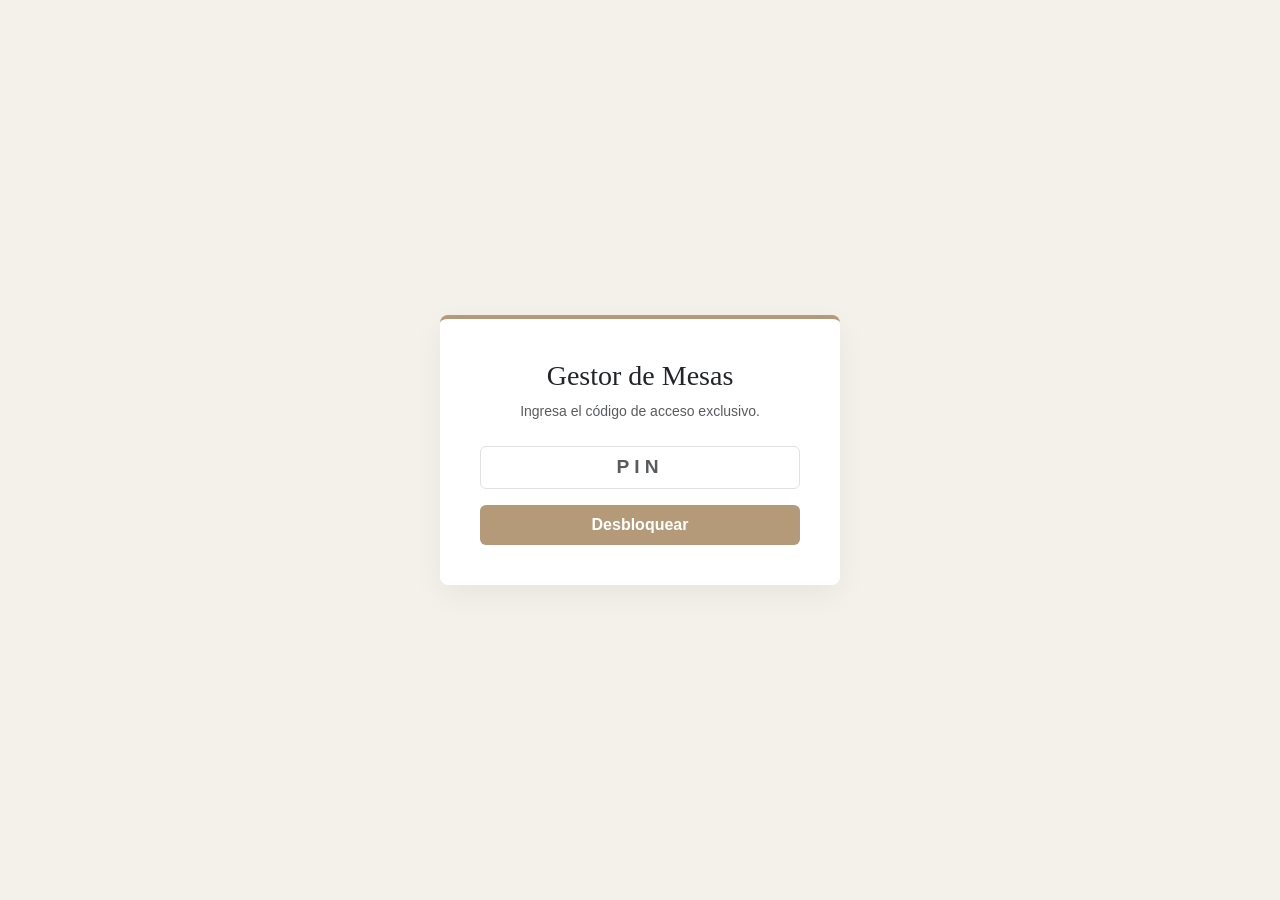
<file: mesas.html>
<!DOCTYPE html>
<html lang="es">
<head>
    <meta charset="UTF-8">
    <meta name="viewport" content="width=device-width, initial-scale=1.0">
    <title>Organizador de Mesas</title>
    <link href="https://cdn.jsdelivr.net/npm/bootstrap@5.3.0/dist/css/bootstrap.min.css" rel="stylesheet">
    <link rel="stylesheet" href="https://cdn.jsdelivr.net/npm/bootstrap-icons@1.11.1/font/bootstrap-icons.css">
    <style>
        body { background: #f4f1ea; font-family: 'Montserrat', sans-serif; overflow-x: hidden; }
        
        #pantalla-bloqueo { position: fixed; top: 0; left: 0; width: 100vw; height: 100vh; background: #f4f1ea; z-index: 9999; display: flex; align-items: center; justify-content: center; flex-direction: column; }
        .login-box { background: white; padding: 40px; border-radius: 8px; box-shadow: 0 10px 30px rgba(0,0,0,0.05); text-align: center; max-width: 90%; width: 400px; border-top: 4px solid #b59a7a; }
        
        .mesa-card { background: white; border-radius: 8px; border-top: 4px solid #b59a7a; padding: 15px; box-shadow: 0 2px 5px rgba(0,0,0,0.1); margin-bottom: 20px; transition: 0.2s;}
        .mesa-novios { border-top: 4px solid #d4af37; background: #fffcf5; }
        
        .guest-item { display: flex; justify-content: space-between; align-items: center; padding: 8px; border-bottom: 1px solid #eee; font-size: 0.85rem; background: white;}
        .guest-item:last-child { border-bottom: none; }
        .draggable-guest { cursor: grab; transition: background 0.2s; border-radius: 4px; }
        .draggable-guest:hover { background: #fdfbf7; box-shadow: 0 2px 4px rgba(0,0,0,0.05); }
        .draggable-guest:active { cursor: grabbing; }
        
        .drop-zone { min-height: 100px; padding: 10px; margin: -10px; border-radius: 8px; border: 2px dashed transparent; transition: 0.2s; }
        .drop-zone.dragover { border-color: #b59a7a; background: rgba(181, 154, 122, 0.05); }

        .btn-gold { background: #b59a7a; color: white; border: none; }
        .btn-gold:hover { background: #2d2d2d; color: white; }
        .action-icon { cursor: pointer; color: #888; transition: 0.2s; font-size: 1.1rem;}
        .action-icon:hover { color: #2d2d2d; }
        .trash-icon:hover { color: #dc3545; }
        
        /* Estilos del nuevo buscador flotante inteligente */
        .sugerencias-container { position: absolute; top: 100%; left: 0; z-index: 1050; background: white; width: 100%; max-height: 150px; overflow-y: auto; border: 1px solid #b59a7a; border-radius: 4px; display: none; box-shadow: 0 4px 10px rgba(0,0,0,0.1); text-align: left; }
        .sugerencia-item { cursor: pointer; padding: 8px 12px; border-bottom: 1px solid #f2ece4; font-size: 0.85rem; }
        .sugerencia-item:last-child { border-bottom: none; }
        .sugerencia-item:hover { background-color: #fdfbf7; color: #b59a7a; font-weight: bold; }
    </style>
</head>
<body>

    <div id="pantalla-bloqueo">
        <div class="login-box">
            <h3 class="mb-2" style="font-family: 'Playfair Display', serif;">Gestor de Mesas</h3>
            <p class="text-muted small mb-4">Ingresa el código de acceso exclusivo.</p>
            <input type="password" id="input-pin" class="form-control text-center mb-3 fw-bold" placeholder="PIN" style="letter-spacing: 5px; font-size: 1.2rem;">
            <button class="btn btn-gold w-100 py-2 fw-bold" onclick="verificarPIN()">Desbloquear</button>
            <p id="error-pin" class="text-danger small mt-3 mb-0" style="display: none;">PIN incorrecto.</p>
        </div>
    </div>

    <div id="contenido-principal" class="p-3 p-md-4" style="display: none;">
        <div class="container-fluid">
            <h2 class="mb-4 text-center text-md-start" style="font-family: 'Playfair Display', serif;">Gestor de Mesas</h2>
            
            <div class="row">
                <!-- PANEL: POR ASIGNAR -->
                <div class="col-12 col-lg-3 mb-4">
                    <div class="bg-white p-3 rounded shadow-sm">
                        <h5 class="mb-3">Por Asignar (<span id="count-sin-asignar">0</span>)</h5>
                        <input type="text" id="buscador-por-asignar" class="form-control form-control-sm mb-3" placeholder="🔍 Buscar nombre..." autocomplete="off" oninput="filtrarPorAsignar()">
                        
                        <div id="lista-sin-asignar" class="drop-zone" style="max-height: 65vh; overflow-y: auto;" ondragover="allowDrop(event)" ondragleave="leaveDrop(event)" ondrop="drop(event, null, 999, 0)">
                            Cargando...
                        </div>
                    </div>
                </div>

                <!-- PANEL: MESAS -->
                <div class="col-12 col-lg-9">
                    <div class="d-flex flex-column flex-md-row gap-2 gap-md-3 mb-4 bg-white p-3 rounded shadow-sm align-items-md-end">
                        <div class="w-100" style="max-width: 200px;">
                            <label class="small fw-bold">Capacidad nueva mesa</label>
                            <select id="nueva-mesa-cap" class="form-select form-select-sm">
                                <option value="10">10 personas</option>
                                <option value="8">8 personas</option>
                            </select>
                        </div>
                        <button class="btn btn-gold btn-sm py-2 px-3 w-100" style="max-width: 200px;" onclick="crearMesaNormal()">+ Agregar Mesa</button>
                        
                        <div class="ms-md-auto mt-2 mt-md-0 pt-2 pt-md-0 border-top border-md-top-0 border-md-start ps-md-3 w-100" style="max-width: 200px;">
                            <button class="btn btn-outline-dark btn-sm w-100 py-2" onclick="crearMesaNovios()"><i class="bi bi-star-fill text-warning me-1"></i>Mesa Novios</button>
                        </div>
                    </div>
                    <div class="row" id="contenedor-mesas"></div>
                </div>
            </div>
        </div>
    </div>

    <script>
        let SCRIPT_URL = "";
        let listaComensales = [];
        let dataMesas = [];

        function verificarPIN() {
            if (document.getElementById('input-pin').value === "336336336") {
                document.getElementById('pantalla-bloqueo').style.display = "none";
                document.getElementById('contenido-principal').style.display = "block";
                init(); 
            } else {
                document.getElementById('error-pin').style.display = "block";
                document.getElementById('input-pin').value = "";
            }
        }

        document.getElementById('input-pin').addEventListener('keypress', function (e) {
            if (e.key === 'Enter') verificarPIN();
        });

        // Función central para limpiar tildes
        function quitarTildes(str) {
            if (!str) return "";
            return str.normalize("NFD").replace(/[\u0300-\u036f]/g, "");
        }

        async function init() {
            const cfg = await (await fetch('config.json')).json();
            SCRIPT_URL = cfg.worker_url;
            await recargarDatos();
        }

        async function recargarDatos() {
            const [resConf, resMesas] = await Promise.all([fetch(SCRIPT_URL + "?action=confirmados"), fetch(SCRIPT_URL + "?action=mesas")]);
            const dataConfirmados = await resConf.json();
            dataMesas = await resMesas.json();
            
            listaComensales = [];
            dataConfirmados.forEach(c => {
                listaComensales.push({
                    id_drag: `prin_${c.nombre_invitado}`,
                    nombre_mostrar: c.nombre_invitado,
                    nombre_principal: c.nombre_invitado,
                    es_pareja: false,
                    mesa: c.mesa_numero
                });
                if (c.lleva_pareja === "Sí") {
                    let nombreP = (c.nombre_pareja && c.nombre_pareja !== "-" && c.nombre_pareja.toLowerCase() !== "pendiente") 
                        ? `${c.nombre_pareja} (Pareja de ${c.nombre_invitado})` 
                        : `Pareja de ${c.nombre_invitado}`;
                        
                    listaComensales.push({
                        id_drag: `par_${c.nombre_invitado}`,
                        nombre_mostrar: nombreP,
                        nombre_principal: c.nombre_invitado,
                        es_pareja: true,
                        mesa: c.mesa_pareja
                    });
                }
            });
            dibujarInterfaz();
        }

        function dibujarInterfaz() {
            const sinAsignar = listaComensales.filter(c => c.mesa === null || c.mesa === "");
            let htmlSinAsignar = "";
            
            sinAsignar.forEach(c => {
                htmlSinAsignar += `<div class="guest-item draggable-guest" draggable="true" ondragstart="drag(event, '${c.id_drag}')">
                    <div><i class="bi bi-grip-vertical text-muted me-1"></i><strong style="font-size:0.8rem">${c.nombre_mostrar}</strong></div>
                </div>`;
            });
            document.getElementById('count-sin-asignar').innerText = sinAsignar.length;
            document.getElementById('lista-sin-asignar').innerHTML = htmlSinAsignar || "<p class='text-muted small mt-2'>Todos tienen mesa asignada.</p>";

            let htmlMesas = "";
            dataMesas.forEach(mesa => {
                const ocupantes = listaComensales.filter(c => c.mesa !== null && c.mesa !== "" && parseInt(c.mesa) === parseInt(mesa.numero));
                let sillasOcupadas = ocupantes.length; 
                let htmlOcupantes = "";
                
                ocupantes.forEach(c => {
                    htmlOcupantes += `<div class="guest-item draggable-guest" draggable="true" ondragstart="drag(event, '${c.id_drag}')">
                        <span style="font-size:0.75rem"><i class="bi bi-grip-vertical text-muted me-1"></i>${c.nombre_mostrar}</span>
                        <button class="btn btn-sm text-danger p-0 m-0" onclick="asignarMesa('${c.id_drag}', null)"><i class="bi bi-x-circle"></i></button>
                    </div>`;
                });

                const esMesaNovios = parseInt(mesa.capacidad) === 999;
                const llena = !esMesaNovios && (sillasOcupadas >= mesa.capacidad);
                
                let badgeHtml = esMesaNovios 
                    ? `<span class="badge bg-info text-dark">${sillasOcupadas} en mesa</span>`
                    : `<span class="badge ${llena ? 'bg-danger' : 'bg-success'}">${sillasOcupadas} / ${mesa.capacidad}</span>`;

                htmlMesas += `
                <div class="col-12 col-md-6 col-xl-4">
                    <div class="mesa-card ${esMesaNovios ? 'mesa-novios' : ''}">
                        <div class="d-flex justify-content-between align-items-center mb-3">
                            <div class="d-flex align-items-center gap-2">
                                <h6 class="m-0 fw-bold">${esMesaNovios ? 'Mesa Novios (0)' : `Mesa ${mesa.numero}`}</h6>
                                ${!esMesaNovios ? `<i class="bi bi-people action-icon" title="Cambiar Capacidad" onclick="cambiarCapacidad(${mesa.numero}, ${mesa.capacidad})"></i>` : ''}
                                ${!esMesaNovios ? `<i class="bi bi-pencil-square action-icon" title="Cambiar Número" onclick="cambiarNumero(${mesa.numero})"></i>` : ''}
                                <i class="bi bi-trash action-icon trash-icon" title="Eliminar Mesa" onclick="eliminarMesa(${mesa.numero})"></i>
                            </div>
                            ${badgeHtml}
                        </div>
                        
                        <div class="mb-3 drop-zone" style="max-height: 250px; overflow-y: auto;" ondragover="allowDrop(event)" ondragleave="leaveDrop(event)" ondrop="drop(event, ${mesa.numero}, ${mesa.capacidad}, ${sillasOcupadas})">
                            ${htmlOcupantes || '<div class="text-muted small mt-2">Arrastra un invitado aquí...</div>'}
                        </div>
                        
                        <!-- NUEVO COMPONENTE DE BÚSQUEDA FLOTANTE (Sin Tildes) -->
                        <div class="position-relative mt-2">
                            <input type="text" class="form-control form-control-sm" placeholder="🔍 Escribe para buscar y agregar..." autocomplete="off" oninput="filtrarDropdownMesa(this, ${mesa.numero}, ${mesa.capacidad}, ${sillasOcupadas})">
                            <div class="sugerencias-container shadow-sm"></div>
                        </div>
                    </div>
                </div>`;
            });
            document.getElementById('contenedor-mesas').innerHTML = htmlMesas;
            filtrarPorAsignar();
        }

        // --- LÓGICA DE BÚSQUEDA PANEL IZQUIERDO ---
        function filtrarPorAsignar() {
            const input = document.getElementById('buscador-por-asignar');
            if(!input) return;
            const term = quitarTildes(input.value.toLowerCase().trim());
            const items = document.querySelectorAll('#lista-sin-asignar .guest-item');
            
            items.forEach(item => {
                const nombre = quitarTildes(item.innerText.toLowerCase());
                item.style.display = nombre.includes(term) ? 'flex' : 'none';
            });
        }

        // --- LÓGICA DEL NUEVO BUSCADOR FLOTANTE EN MESAS ---
        function filtrarDropdownMesa(inputElem, mesaNum, capMax, capActual) {
            const val = quitarTildes(inputElem.value.toLowerCase().trim());
            const box = inputElem.nextElementSibling; // El div.sugerencias-container
            
            if(val.length < 2) {
                box.style.display = 'none';
                return;
            }
            
            // Buscar solo en los invitados que aún no tienen mesa
            const filtrados = listaComensales.filter(c => {
                if (c.mesa !== null && c.mesa !== "") return false; 
                return quitarTildes(c.nombre_mostrar.toLowerCase()).includes(val);
            });
            
            box.innerHTML = filtrados.map(c => `
                <div class="sugerencia-item" onclick="ejecutarAsignacionDropdown('${c.id_drag}', ${mesaNum}, ${capMax}, ${capActual}, this)">
                    ${c.nombre_mostrar}
                </div>
            `).join('');
            
            box.style.display = filtrados.length ? 'block' : 'none';
        }

        function ejecutarAsignacionDropdown(idDrag, mesaNum, capMax, capActual, elemClic) {
            const inputElem = elemClic.parentElement.previousElementSibling;
            inputElem.value = ""; // Limpiar el input
            elemClic.parentElement.style.display = 'none'; // Ocultar flotante
            intentarAsignar(idDrag, mesaNum, capMax, capActual);
        }

        // --- DRAG & DROP ---
        function drag(ev, idDrag) { ev.dataTransfer.setData("text/plain", idDrag); }
        function allowDrop(ev) { ev.preventDefault(); const d = ev.target.closest('.drop-zone'); if(d) d.classList.add('dragover'); }
        function leaveDrop(ev) { const d = ev.target.closest('.drop-zone'); if(d) d.classList.remove('dragover'); }
        function drop(ev, mesaNum, capMax, capActual) {
            ev.preventDefault();
            const d = ev.target.closest('.drop-zone');
            if(d) d.classList.remove('dragover');
            const idDrag = ev.dataTransfer.getData("text/plain");
            if (!idDrag) return;
            if (mesaNum === null) { asignarMesa(idDrag, null); return; }
            intentarAsignar(idDrag, mesaNum, capMax, capActual);
        }

        // --- GESTIÓN DE MESAS ---
        function obtenerSiguienteNumero() {
            const numeros = dataMesas.map(m => parseInt(m.numero)).filter(n => n > 0).sort((a,b) => a-b);
            let proximo = 1;
            for (let i = 0; i < numeros.length; i++) { if (numeros[i] === proximo) proximo++; else break; }
            return proximo;
        }

        async function crearMesaNormal() {
            const cap = document.getElementById('nueva-mesa-cap').value;
            await crearMesa(obtenerSiguienteNumero(), cap);
        }

        async function crearMesaNovios() {
            if(dataMesas.some(m => parseInt(m.numero) === 0)) return alert("La Mesa de Novios ya existe.");
            await crearMesa(0, 999);
        }

        async function crearMesa(num, cap) {
            dataMesas.push({ numero: num, capacidad: cap });
            dibujarInterfaz(); 
            await fetch(SCRIPT_URL, { method: 'POST', body: JSON.stringify({ tipo: "guardar_mesa", numero: num, capacidad: cap }) });
            recargarDatos();
        }

        async function eliminarMesa(num) {
            if(!confirm(`¿Estás seguro de eliminar la Mesa ${num}?`)) return;
            dataMesas = dataMesas.filter(m => parseInt(m.numero) !== parseInt(num));
            listaComensales.forEach(c => { if(parseInt(c.mesa) === parseInt(num)) c.mesa = null; });
            dibujarInterfaz();
            await fetch(SCRIPT_URL, { method: 'POST', body: JSON.stringify({ tipo: "eliminar_mesa", numero: num }) });
        }

        async function cambiarNumero(viejoNum) {
            const nuevoNum = prompt(`Cambiar Mesa ${viejoNum} al número:`);
            if(!nuevoNum || isNaN(nuevoNum) || parseInt(nuevoNum) === parseInt(viejoNum)) return;
            if(dataMesas.some(m => parseInt(m.numero) === parseInt(nuevoNum))) return alert("Ese número de mesa ya está ocupado.");
            
            const mesa = dataMesas.find(m => parseInt(m.numero) === parseInt(viejoNum));
            if(mesa) mesa.numero = nuevoNum;
            listaComensales.forEach(c => { if(parseInt(c.mesa) === parseInt(viejoNum)) c.mesa = nuevoNum; });
            dibujarInterfaz();

            const res = await fetch(SCRIPT_URL, { method: 'POST', body: JSON.stringify({ tipo: "cambiar_numero_mesa", viejo_numero: viejoNum, nuevo_numero: nuevoNum }) });
            const data = await res.json();
            if(data.error) { alert(data.error); recargarDatos(); }
        }

        async function cambiarCapacidad(numero, capActual) {
            const nuevaCap = prompt(`Ingresa la nueva cantidad de sillas:`, capActual);
            if(!nuevaCap || isNaN(nuevaCap) || parseInt(nuevaCap) <= 0 || parseInt(nuevaCap) === parseInt(capActual)) return;
            const mesa = dataMesas.find(m => parseInt(m.numero) === parseInt(numero));
            if(mesa) mesa.capacidad = parseInt(nuevaCap);
            dibujarInterfaz();
            await fetch(SCRIPT_URL, { method: 'POST', body: JSON.stringify({ tipo: "guardar_mesa", numero: numero, capacidad: parseInt(nuevaCap) }) });
            recargarDatos();
        }

        function intentarAsignar(idDrag, mesaNum, capMax, capActual) {
            if(!idDrag) return;
            const comensal = listaComensales.find(c => c.id_drag === idDrag);
            if (!comensal || (comensal.mesa !== null && parseInt(comensal.mesa) === parseInt(mesaNum))) return;
            if(parseInt(capMax) !== 999 && (capActual + 1 > capMax)) {
                alert(`¡Faltan sillas! Solo quedan ${capMax - capActual} disponibles en la Mesa ${mesaNum}.`);
                return;
            }
            asignarMesa(idDrag, mesaNum);
        }

        async function asignarMesa(idDrag, mesaNum) {
            const comensal = listaComensales.find(c => c.id_drag === idDrag);
            if(comensal) comensal.mesa = mesaNum;
            dibujarInterfaz();
            await fetch(SCRIPT_URL, { method: 'POST', body: JSON.stringify({ 
                tipo: "asignar_mesa", 
                nombre_principal: comensal.nombre_principal, 
                es_pareja: comensal.es_pareja,
                mesa_numero: mesaNum 
            })});
        }
        
        // Cerrar los menús flotantes si se hace clic afuera
        document.addEventListener('click', function(e) {
            if(!e.target.closest('.position-relative')) {
                document.querySelectorAll('.sugerencias-container').forEach(box => box.style.display = 'none');
            }
        });
    </script>
</body>
</html>
</file>
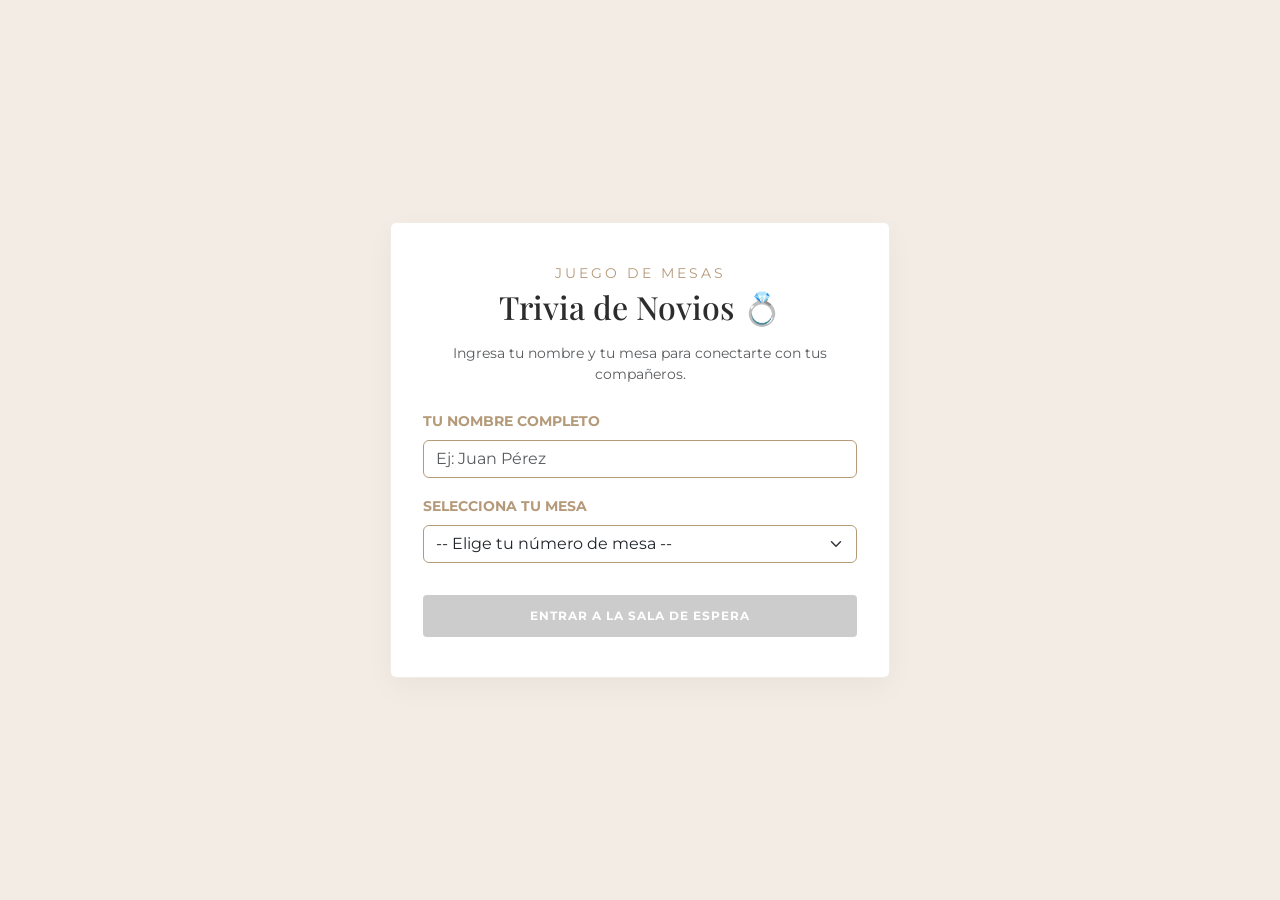
<file: trivia.html>
<!DOCTYPE html>
<html lang="es">
<head>
    <meta charset="UTF-8">
    <meta name="viewport" content="width=device-width, initial-scale=1.0">
    <title>Trivia de Novios — Anto & Felipe</title>
    
    <link rel="icon" href="favicon.png" type="image/png">
    <link href="https://fonts.googleapis.com/css2?family=Playfair+Display:ital,wght@0,400;0,700;1,400&family=Montserrat:wght@300;400;500&display=swap" rel="stylesheet">
    <link href="https://cdn.jsdelivr.net/npm/bootstrap@5.3.0/dist/css/bootstrap.min.css" rel="stylesheet">

    <style>
        :root { --oro: #b59a7a; --crema: #f2ece4; --texto: #2d2d2d; --oscuro: #1a1a1a; }
        body { font-family: 'Montserrat', sans-serif; background-color: var(--crema); color: var(--texto); min-height: 100vh; display: flex; align-items: center; justify-content: center; padding: 15px; }
        h1, h2, h3, .serif { font-family: 'Playfair Display', serif; }

        .card-wedding { background: white; padding: 2.5rem 2rem; box-shadow: 0 10px 30px rgba(0,0,0,0.04); border-radius: 6px; max-width: 500px; width: 100%; border: 1px solid rgba(181, 154, 122, 0.2); }
        
        .btn-gold { background: var(--oro); color: white; font-weight: bold; border: none; padding: 12px 20px; text-transform: uppercase; letter-spacing: 1px; font-size: 0.75rem; transition: 0.3s; width: 100%; border-radius: 4px; cursor: pointer; }
        .btn-gold:hover { background: var(--oscuro); color: var(--oro); }
        .btn-gold:disabled { background: #ccc; cursor: not-allowed; }

        .btn-option { background: #fdfbf7; color: var(--texto); border: 1px solid var(--oro); padding: 14px; text-align: left; font-size: 0.9rem; border-radius: 4px; margin-bottom: 10px; width: 100%; transition: 0.2s; }
        .btn-option:hover, .btn-option:active { background: var(--oro); color: white; }

        .user-badge { display: inline-block; background: var(--crema); padding: 6px 14px; border-radius: 20px; font-size: 0.85rem; margin: 4px; border: 1px solid var(--oro); }
        .user-badge.ready { background: var(--oro); color: white; }

        .progress-bar-custom { height: 6px; background: #e0e0e0; border-radius: 3px; overflow: hidden; margin-bottom: 20px; }
        .progress-fill { height: 100%; background: var(--oro); width: 0%; transition: width 0.3s; }
        .hidden { display: none !important; }
    </style>
</head>
<body>

<div class="card-wedding text-center">

    <!-- PASO 1: CHECK-IN -->
    <div id="step-checkin">
        <p class="text-uppercase small mb-1" style="letter-spacing:3px; color:var(--oro);">Juego de Mesas</p>
        <h2 class="serif mb-3">Trivia de Novios 💍</h2>
        <p class="text-muted small mb-4">Ingresa tu nombre y tu mesa para conectarte con tus compañeros.</p>

        <div class="mb-3 text-start">
            <label class="form-label small fw-bold" style="color:var(--oro);">TU NOMBRE COMPLETO</label>
            <input type="text" id="input-nombre" class="form-control" placeholder="Ej: Juan Pérez" autocomplete="off" style="border:1px solid var(--oro);">
        </div>

        <div class="mb-4 text-start">
            <label class="form-label small fw-bold" style="color:var(--oro);">SELECCIONA TU MESA</label>
            <select id="select-mesa" class="form-select" style="border:1px solid var(--oro);">
                <option value="">-- Elige tu número de mesa --</option>
            </select>
        </div>

        <button id="btn-unirse" class="btn-gold mt-2" disabled onclick="unirseAlLobby()">Entrar a la Sala de Espera</button>
    </div>

    <!-- PASO 2: SALA DE ESPERA (LOBBY EN VIVO) -->
    <div id="step-lobby" class="hidden">
        <p class="text-uppercase small mb-1" style="letter-spacing:3px; color:var(--oro);" id="lobby-mesa-titulo">Mesa N°--</p>
        <h3 class="serif mb-2">Sala de Espera</h3>
        <p class="text-muted small mb-3">Esperando a los integrantes de la mesa...</p>

        <div id="lista-integrantes" class="my-4 text-center">
            <!-- Nombres de los participantes -->
        </div>

        <button id="btn-listo" class="btn-gold mb-3" onclick="intentarMarcarListo()">¡Estoy List@!</button>

        <!-- CONTADOR REGRESIVO DE 25 SEGUNDOS -->
        <div id="countdown-box" class="hidden mt-3">
            <p class="small text-uppercase text-muted mb-0" id="countdown-text">¡Todos listos! La trivia empieza en:</p>
            <h1 id="countdown-num" class="serif display-3" style="color:var(--oro);">25</h1>
        </div>
    </div>

    <!-- PASO 3: TRIVIA DE PREGUNTAS -->
    <div id="step-quiz" class="hidden text-start">
        <div class="progress-bar-custom"><div id="progress-fill" class="progress-fill"></div></div>
        <div class="d-flex justify-content-between align-items-center mb-3">
            <span id="question-number" class="small text-muted fw-bold">Pregunta 1 de 16</span>
            <span id="timer" class="small fw-bold" style="color:var(--oro);">⏱️ 0.0s</span>
        </div>

        <h4 id="question-text" class="serif mb-4" style="font-size:1.15rem; line-height:1.4;">Cargando...</h4>
        <div id="options-container"></div>
    </div>

    <!-- PASO 4: RESULTADOS -->
    <div id="step-result" class="hidden">
        <h2 class="serif mb-2">🎉 ¡Trivia Completada!</h2>
        <p class="text-muted small mb-4">Tus puntos ya se sumaron al marcador de tu mesa.</p>

        <div style="background: var(--crema); padding: 25px; border-radius: 6px; margin-bottom: 20px;">
            <p class="small text-uppercase mb-1" style="letter-spacing:1px;">Puntaje Total</p>
            <h1 id="final-score" class="serif display-4 my-2" style="color:var(--oro);">0</h1>
            <p id="final-stats" class="small text-muted m-0"></p>
        </div>

        <p class="small text-muted">¡Quédate atento a los anuncios para conocer a la mesa ganadora!</p>
    </div>

</div>

<script>
    const WORKER_TRIVIA_URL = "https://tu-trivia-worker.tu-usuario.workers.dev";

    const PREGUNTAS = [
        { text: "1. ¿En qué ciudad se conocieron los novios?", options: ["Quebec", "Montreal", "Viña", "Santiago"], correct: 0 },
        { text: "2. ¿Cuánto tiempo pasó desde que se conocieron hasta que se pusieron a pololear?", options: ["Fue amor a primera vista", "6 meses", "2 años", "4 años"], correct: 2 },
        { text: "3. ¿Quién tomó la iniciativa para ponerse a pololear?", options: ["Felipe con estrategia", "Anto tras el flechazo", "Fue mutuo", "Un amigo los acorraló"], correct: 1 },
        { text: "4. ¿Cuánto tiempo pololearon antes de dar el 'sí'?", options: ["3 años", "5 años", "7 años", "Perdieron la cuenta"], correct: 1 },
        { text: "5. ¿Quién es el chef oficial que cocina normalmente?", options: ["Felipe", "Anto", "Cocinan 50/50", "Uber Eats"], correct: 0 },
        { text: "6. En un karaoke en vivo, ¿quién canta mejor?", options: ["Anto", "Felipe", "Cantan igual de mal", "Depende del trago"], correct: 0 },
        { text: "7. ¿Quién es más bueno para dormir y le cuesta levantarse?", options: ["Felipe", "Anto", "Ambos madrugadores", "Ninguno"], correct: 1 },
        { text: "8. ¿Quién de los dos es el más desordenado?", options: ["Felipe", "Anto", "Ambos estructurados"], correct: 0 },
        { text: "9. ¿Cómo se llama el perrito que adoptaron?", options: ["Benito", "Homero", "Apolo", "Roky"], correct: 1 },
        { text: "10. ¿Quién es más dulcero/a y no perdona un postre?", options: ["Felipe", "Anto", "100% salados", "Ambos dulceros"], correct: 1 },
        { text: "11. Canción favorita de Anto que no falta en su playlist:", options: ["'Opalite' – Taylor Swift", "'Shake It Off' – Taylor Swift", "'Flowers' – Miley Cyrus", "'Despechá' – Rosalía"], correct: 0 },
        { text: "12. Canción favorita de Felipe:", options: ["'Welcome to the jungle' – Guns N' Roses", "'Una Nueva Noche Fría' – Callejeros", "'Danger Zone' – Kenny Loggins", "'Muévete nena' – Viejas Locas"], correct: 1 },
        { text: "13. Plato favorito indiscutido de Anto:", options: ["Sushi de salmón", "Lasaña", "Pan con palta y huevo", "Pizza napolitana"], correct: 2 },
        { text: "14. Plato favorito de Felipe:", options: ["Asado / Ahumado", "Lasaña", "Pastel de choclo", "Smash Burger"], correct: 1 },
        { text: "15. ¿Qué es Felipe además de Ingeniero Comercial?", options: ["Programador Python", "Piloto", "Contador Auditor", "Experto en plantas"], correct: 1 },
        { text: "16. ¿Qué es la Anto además de Ingeniera Comercial?", options: ["Diseñadora Gráfica", "Coordinadora de eventos", "Maquilladora", "Manicurista"], correct: 2 }
    ];

    let nombreUsuario = "", mesaUsuario = "";
    let pollingInterval = null;
    let countdownInterval = null;
    let totalIntegrantesActual = 0;
    let tiempoRestante = 25;
    let cuentaCorriendo = false;

    window.onload = () => {
        const select = document.getElementById("select-mesa");
        for (let i = 1; i <= 39; i++) {
            const opt = document.createElement("option");
            opt.value = i; opt.innerText = `Mesa N°${i}`;
            select.appendChild(opt);
        }
    };

    const inputNombre = document.getElementById("input-nombre");
    const selectMesa = document.getElementById("select-mesa");
    const btnUnirse = document.getElementById("btn-unirse");

    function validarCheckin() {
        btnUnirse.disabled = !(inputNombre.value.trim().length >= 2 && selectMesa.value !== "");
    }
    inputNombre.addEventListener("input", validarCheckin);
    selectMesa.addEventListener("change", validarCheckin);

    async function unirseAlLobby() {
        nombreUsuario = inputNombre.value.trim();
        mesaUsuario = selectMesa.value;

        await fetch(`${WORKER_TRIVIA_URL}/api/lobby/unirse`, {
            method: "POST",
            headers: { "Content-Type": "application/json" },
            body: JSON.stringify({ nombre: nombreUsuario, mesa: mesaUsuario })
        });

        document.getElementById("step-checkin").classList.add("hidden");
        document.getElementById("step-lobby").classList.remove("hidden");
        document.getElementById("lobby-mesa-titulo").innerText = `Mesa N°${mesaUsuario}`;

        pollingInterval = setInterval(consultarEstadoLobby, 1500);
    }

    async function consultarEstadoLobby() {
        const res = await fetch(`${WORKER_TRIVIA_URL}/api/lobby/estado?mesa=${mesaUsuario}`);
        const data = await res.json();

        // REINICIO DE CONTADOR SI ALGUIEN NUEVO SE UNE MIENTRAS CORRÍA LA CUENTA
        if (cuentaCorriendo && data.total > totalIntegrantesActual) {
            reiniciarContadorPorNuevoIntegrante(data.total);
        }
        totalIntegrantesActual = data.total;

        const cont = document.getElementById("lista-integrantes");
        cont.innerHTML = data.integrantes.map(i => 
            `<span class="user-badge ${i.listo ? 'ready' : ''}">${i.nombre_invitado} ${i.listo ? '✓' : '⏳'}</span>`
        ).join("");

        // Si todos están listos y aún no se iniciaba el contador, comienza
        if (data.todosListos && !cuentaCorriendo) {
            iniciarCuentaRegresiva(25);
        }
    }

    function intentarMarcarListo() {
        if (totalIntegrantesActual < 5) {
            const confirmar = confirm(`Hay solo ${totalIntegrantesActual} persona(s) conectada(s) en tu mesa. ¿Estás seguro de comenzar o prefieres esperar al resto?`);
            if (!confirmar) return;
        }
        ejecutarMarcarListo();
    }

    async function ejecutarMarcarListo() {
        document.getElementById("btn-listo").disabled = true;
        document.getElementById("btn-listo").innerText = "Esperando a tus compañeros...";

        await fetch(`${WORKER_TRIVIA_URL}/api/lobby/listo`, {
            method: "POST",
            headers: { "Content-Type": "application/json" },
            body: JSON.stringify({ nombre: nombreUsuario, mesa: mesaUsuario })
        });
    }

    function iniciarCuentaRegresiva(segundos) {
        cuentaCorriendo = true;
        tiempoRestante = segundos;
        document.getElementById("countdown-box").classList.remove("hidden");
        document.getElementById("countdown-text").innerText = "¡Todos listos! La trivia empieza en:";
        document.getElementById("countdown-num").innerText = tiempoRestante;

        clearInterval(countdownInterval);
        countdownInterval = setInterval(() => {
            tiempoRestante--;
            document.getElementById("countdown-num").innerText = tiempoRestante;
            if (tiempoRestante <= 0) {
                clearInterval(countdownInterval);
                clearInterval(pollingInterval);
                iniciarJuego();
            }
        }, 1000);
    }

    function reiniciarContadorPorNuevoIntegrante(nuevoTotal) {
        tiempoRestante = 25;
        document.getElementById("countdown-text").innerText = "¡Se unió un nuevo integrante! Contador reiniciado:";
        document.getElementById("countdown-num").innerText = tiempoRestante;
    }

    // --- LÓGICA DE PREGUNTAS Y CRONÓMETRO DE TRIVIA ---
    let preguntaActual = 0, respuestasUsuario = [], tiempoInicioPregunta = 0, timerInterval = null;

    function iniciarJuego() {
        document.getElementById("step-lobby").classList.add("hidden");
        document.getElementById("step-quiz").classList.remove("hidden");
        mostrarPregunta();
    }

    function mostrarPregunta() {
        const q = PREGUNTAS[preguntaActual];
        document.getElementById("question-number").innerText = `Pregunta ${preguntaActual + 1} de ${PREGUNTAS.length}`;
        document.getElementById("progress-fill").style.width = `${(preguntaActual / PREGUNTAS.length) * 100}%`;
        document.getElementById("question-text").innerText = q.text;

        const container = document.getElementById("options-container");
        container.innerHTML = "";

        q.options.forEach((opt, idx) => {
            const btn = document.createElement("button");
            btn.className = "btn-option";
            btn.innerText = opt;
            btn.onclick = () => responder(idx);
            container.appendChild(btn);
        });

        tiempoInicioPregunta = Date.now();
        iniciarCronometro();
    }

    function iniciarCronometro() {
        clearInterval(timerInterval);
        const timerElem = document.getElementById("timer");
        timerInterval = setInterval(() => {
            const segs = ((Date.now() - tiempoInicioPregunta) / 1000).toFixed(1);
            timerElem.innerText = `⏱️ ${segs}s`;
        }, 100);
    }

    function responder(indice) {
        clearInterval(timerInterval);
        const tiempoTomado = (Date.now() - tiempoInicioPregunta) / 1000;
        const q = PREGUNTAS[preguntaActual];

        respuestasUsuario.push({
            pregunta_id: preguntaActual + 1,
            es_correcta: indice === q.correct,
            tiempo_seg: tiempoTomado
        });

        preguntaActual++;
        if (preguntaActual < PREGUNTAS.length) {
            mostrarPregunta();
        } else {
            enviarResultados();
        }
    }

    async function enviarResultados() {
        document.getElementById("step-quiz").classList.add("hidden");
        document.getElementById("step-result").classList.remove("hidden");

        const res = await fetch(`${WORKER_TRIVIA_URL}/api/submit`, {
            method: "POST",
            headers: { "Content-Type": "application/json" },
            body: JSON.stringify({
                nombre_invitado: nombreUsuario,
                mesa: mesaUsuario,
                respuestas: respuestasUsuario
            })
        });

        const data = await res.json();
        if (data.success) {
            document.getElementById("final-score").innerText = data.puntaje_total.toLocaleString();
            document.getElementById("final-stats").innerText = `${data.aciertos} aciertos de 16 preguntas`;
        }
    }
</script>
</body>
</html>
</file>
<file: gestion.css>
:root {
    --oro: #b59a7a;
    --oro-novios: #d4af37;
    --oscuro: #2d2d2d;
    --crema-bg: #f4f1ea;
    --fiesta-color: #6f42c1;
    --color-novio: #2b5b84;
    --color-novia: #c75b7a;
    --color-ambos: #28a745;
}

body { 
    background: var(--crema-bg); 
    font-family: 'Montserrat', sans-serif; 
    overflow-x: hidden; 
    padding-bottom: 50px; 
    color: var(--oscuro);
}

/* Pantalla de Bloqueo */
#pantalla-bloqueo { 
    position: fixed; top: 0; left: 0; width: 100vw; height: 100vh; 
    background: var(--crema-bg); z-index: 9999; 
    display: flex; align-items: center; justify-content: center; flex-direction: column; 
}
.login-box { 
    background: white; padding: 40px; border-radius: 8px; 
    box-shadow: 0 10px 30px rgba(0,0,0,0.05); text-align: center; 
    max-width: 90%; width: 400px; border-top: 4px solid var(--oro); 
}

/* Botones y Navegación */
.btn-gold { background: var(--oro); color: white; border: none; font-weight: 500; }
.btn-gold:hover { background: var(--oscuro); color: white; }

.nav-pills .nav-link { 
    color: #888; font-weight: 500; border-radius: 4px; margin: 0 5px; transition: 0.3s;
}
.nav-pills .nav-link:hover { background-color: rgba(181, 154, 122, 0.1); color: var(--oro); }
.nav-pills .nav-link.active { background-color: var(--oro); color: white; box-shadow: 0 4px 10px rgba(181, 154, 122, 0.3); }

/* Estadísticas Originales */
.stat-card { 
    background: white; border-radius: 8px; padding: 20px; 
    box-shadow: 0 2px 5px rgba(0,0,0,0.05); text-align: center; 
    border-top: 4px solid var(--oro); height: 100%; 
    display: flex; flex-direction: column; justify-content: center; transition: 0.3s;
}
.stat-card.static { border-top-color: var(--oscuro); cursor: default; }
.stat-card.filtrable { cursor: pointer; }
.stat-card.filtrable:hover { transform: translateY(-3px); box-shadow: 0 4px 10px rgba(0,0,0,0.1); }
.stat-card.active-filter { background: var(--oro); color: white; border-top: 4px solid var(--oscuro); }
.stat-card.active-filter h6, .stat-card.active-filter .stat-val { color: white !important; }
.stat-val { font-size: 1.8rem; font-weight: bold; color: var(--oscuro); }

.table-container { 
    background: white; padding: 20px; border-radius: 8px; box-shadow: 0 2px 5px rgba(0,0,0,0.05); 
}

/* Controles de Mesas Fijos Arriba al hacer Scroll */
.sticky-mesas-menu {
    position: sticky; 
    top: 10px; 
    z-index: 95;
    background: rgba(244, 241, 234, 0.98); 
    backdrop-filter: blur(6px);
    padding: 4px 0; 
    margin-bottom: 15px;
}

/* Panel Izquierdo Fijo Completo (Por Asignar con Título, Filtros y Buscador) */
.sticky-panel { 
    position: sticky; 
    top: 150px; 
    z-index: 90; 
    max-height: calc(100vh - 165px);
    display: flex;
    flex-direction: column;
    transition: top 0.2s ease;
}

#lista-sin-asignar {
    flex: 1 1 auto;
    min-height: 120px;
    max-height: none !important;
    overflow-y: auto;
}

@media (max-width: 991px) {
    .sticky-panel { 
        top: 10px; 
        z-index: 1000; 
        box-shadow: 0 10px 20px rgba(0,0,0,0.15); 
        border-bottom: 3px solid var(--oro); 
        max-height: 45vh;
    }
    #lista-sin-asignar { 
        max-height: 25vh !important; 
    }
}

/* Tarjeta de Mesa */
.mesa-card { 
    background: white; border-radius: 8px; border-top: 4px solid var(--oro); 
    padding: 15px; box-shadow: 0 2px 5px rgba(0,0,0,0.1); margin-bottom: 20px; transition: 0.2s;
}
.mesa-card.mesa-novios { 
    border-top: 4px solid var(--oro-novios) !important; 
    background: #fffcf5; 
}
.mesa-card.highlight-mesa {
    border: 2px solid var(--oro-novios) !important;
    box-shadow: 0 0 12px rgba(212, 175, 55, 0.45) !important;
}
.mesa-alias { font-size: 0.78rem; color: #888; font-style: italic; cursor: pointer; }
.mesa-alias:hover { color: var(--oro); text-decoration: underline; }

/* Fila de Comensal */
.guest-item { 
    display: flex; justify-content: space-between; align-items: center; 
    padding: 8px; border-bottom: 1px solid #eee; font-size: 0.85rem; background: white;
}
.guest-item:last-child { border-bottom: none; }
.draggable-guest { cursor: grab; transition: background 0.2s; border-radius: 4px; }
.draggable-guest:hover { background: #fdfbf7; box-shadow: 0 2px 4px rgba(0,0,0,0.05); }

/* Dropzones */
.drop-zone { 
    min-height: 100px; padding: 10px; margin: -10px; border-radius: 8px; border: 2px dashed transparent; transition: 0.2s; 
}
.drop-zone.dragover { border-color: var(--oro); background: rgba(181, 154, 122, 0.05); }

/* Torpedo Emoji (Novio / Novia / Ambos) */
.torpedo-badge {
    width: 22px; height: 22px; display: inline-flex; align-items: center; justify-content: center;
    border-radius: 4px; font-size: 0.75rem; flex-shrink: 0; color: white; margin-right: 6px;
}
.torpedo-novio { background-color: var(--color-novio); }
.torpedo-novia { background-color: var(--color-novia); }
.torpedo-ambos { background-color: var(--color-ambos); }

.action-icon { cursor: pointer; color: #888; transition: 0.2s; font-size: 1.1rem; }
.action-icon:hover { color: var(--oscuro); }
.trash-icon:hover { color: #dc3545; }
.cursor-move { cursor: grab; font-size: 1.1rem; }

.badge-nino { background-color: #8c775e; color: white; font-size: 0.7rem; }
.badge-novio { background-color: var(--color-novio); color: white; }
.badge-novia { background-color: var(--color-novia); color: white; }
.badge-ambos { background-color: var(--color-ambos); color: white; }

.lado-selector { cursor: pointer; transition: 0.2s; }
.lado-selector:hover { opacity: 0.85; transform: scale(1.05); }

.dieta-editable { cursor: pointer; border-bottom: 1px dashed var(--oro); transition: 0.2s; }
.dieta-editable:hover { color: var(--oro); font-weight: bold; }

/* ========================================================================= */
/*      PLANO VISUAL GRÁFICO DE MESA ("ABRIR MESA") - VISTA DE PLANTA       */
/* ========================================================================= */

.seating-map-container {
    position: relative;
    width: 100%;
    max-width: 680px;
    min-height: 490px;
    margin: 0 auto;
    display: flex;
    align-items: center;
    justify-content: center;
    overflow-x: auto;
    overflow-y: hidden;
    padding: 10px 0;
}

/* Barra de switches de configuración de Mesa 1 (Novios) */
.novios-toolbar-switches {
    width: 100%;
    max-width: 620px;
    margin: 0 auto 15px auto;
    z-index: 15;
}

/* Mesa Redonda Central */
.table-center-circle {
    position: absolute;
    width: 190px;
    height: 190px;
    border-radius: 50%;
    background: #fffcf5;
    border: 3.5px solid var(--oro);
    box-shadow: 0 4px 15px rgba(0,0,0,0.06);
    display: flex;
    flex-direction: column;
    align-items: center;
    justify-content: center;
    text-align: center;
    z-index: 5;
}

/* Mesa Rectangular de los Novios */
.table-center-rect {
    position: absolute;
    border-radius: 12px;
    background: #fffdf8;
    border: 3.5px solid var(--oro-novios);
    box-shadow: 0 6px 20px rgba(212, 175, 55, 0.15);
    display: flex;
    flex-direction: column;
    align-items: center;
    justify-content: center;
    text-align: center;
    z-index: 5;
    transition: all 0.25s ease;
}

/* Sillas en Vista de Planta */
.seat-chair-node {
    position: absolute;
    width: 60px;
    height: 60px;
    border-radius: 12px;
    background: white;
    border: 2px solid #d4cbbe;
    box-shadow: 0 3px 8px rgba(0,0,0,0.07);
    display: flex;
    flex-direction: column;
    align-items: center;
    justify-content: center;
    padding: 2px;
    font-size: 0.65rem;
    text-align: center;
    cursor: pointer;
    transition: transform 0.18s ease, border-color 0.18s ease, box-shadow 0.18s ease;
    z-index: 10;
    user-select: none;
}
.seat-chair-node:hover {
    transform: scale(1.08);
    border-color: var(--oro);
    box-shadow: 0 4px 12px rgba(181, 154, 122, 0.3);
}

/* Silla Ocupada */
.seat-chair-node.is-occupied {
    background: #fffcf8;
    border-color: var(--oro);
}
.seat-chair-node.is-occupied.lado-novio {
    border-color: var(--color-novio);
    background: #f3f7fa;
}
.seat-chair-node.is-occupied.lado-novia {
    border-color: var(--color-novia);
    background: #fdf5f8;
}

/* Silla Vacía */
.seat-chair-node.is-empty {
    border: 2px dashed #cfc7ba;
    background: #faf8f5;
    color: #999;
}
.seat-chair-node.dragover-seat {
    background: #eaf5ec !important;
    border: 2px dashed #28a745 !important;
    transform: scale(1.15);
}

/* Estados en la lista izquierda del modal de asientos */
.member-row-item {
    transition: all 0.15s;
    border-radius: 6px;
    margin-bottom: 5px;
    padding: 8px 10px;
    border: 1px solid #eee7dc;
    background: white;
    user-select: none;
}
.member-row-item:hover {
    background: #fdfcf9;
    box-shadow: 0 2px 5px rgba(0,0,0,0.05);
}
.member-row-item.is-seated {
    border-left: 4px solid #28a745 !important;
    background: #f4faf5;
}
.member-row-item.is-unseated {
    border-left: 4px solid #e0d8cc;
}

/* Notificación Flotante */
#network-status { 
    position: fixed; bottom: 15px; right: 15px; background: rgba(0,0,0,0.85); 
    color: white; padding: 8px 18px; border-radius: 30px; font-size: 0.85rem; 
    display: none; z-index: 9999; box-shadow: 0 4px 10px rgba(0,0,0,0.2); 
}
@keyframes spin { 100% { transform: rotate(360deg); } }
.spin { display: inline-block; animation: spin 1s linear infinite; }
</file>
